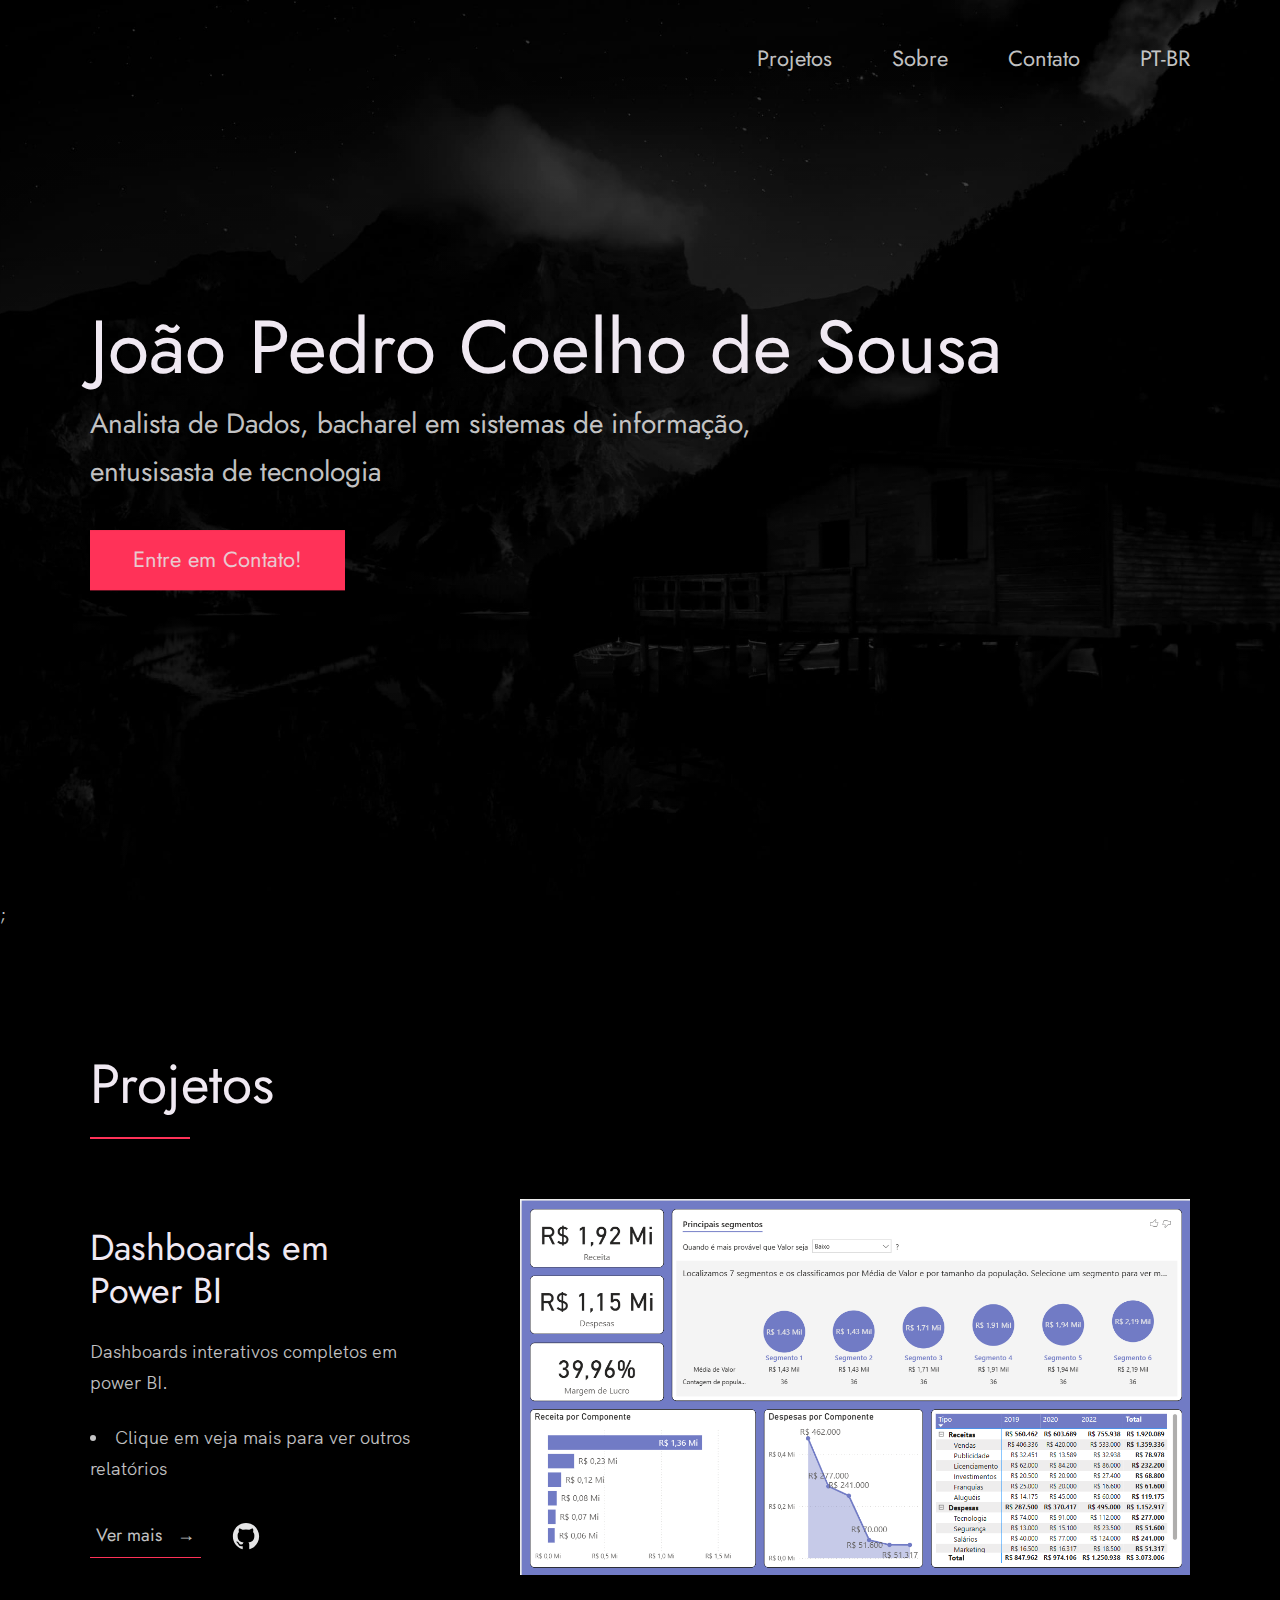
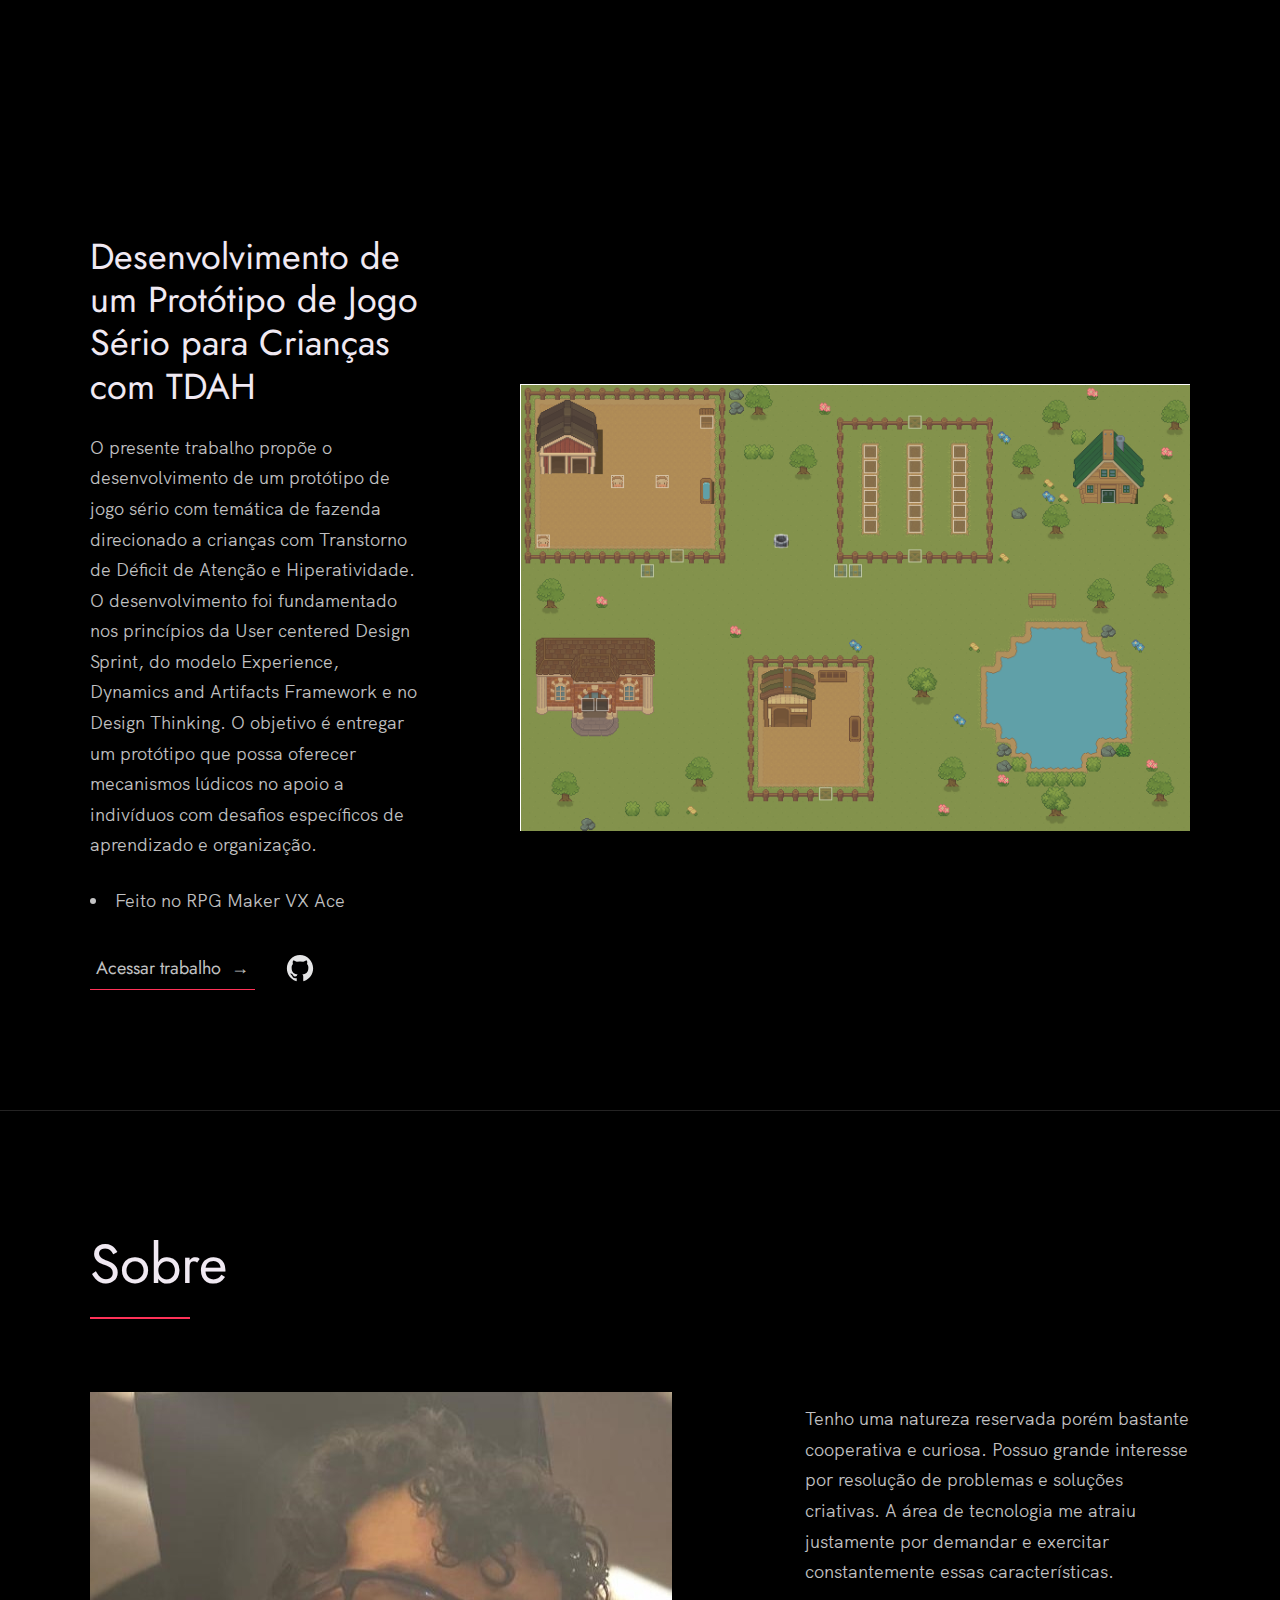
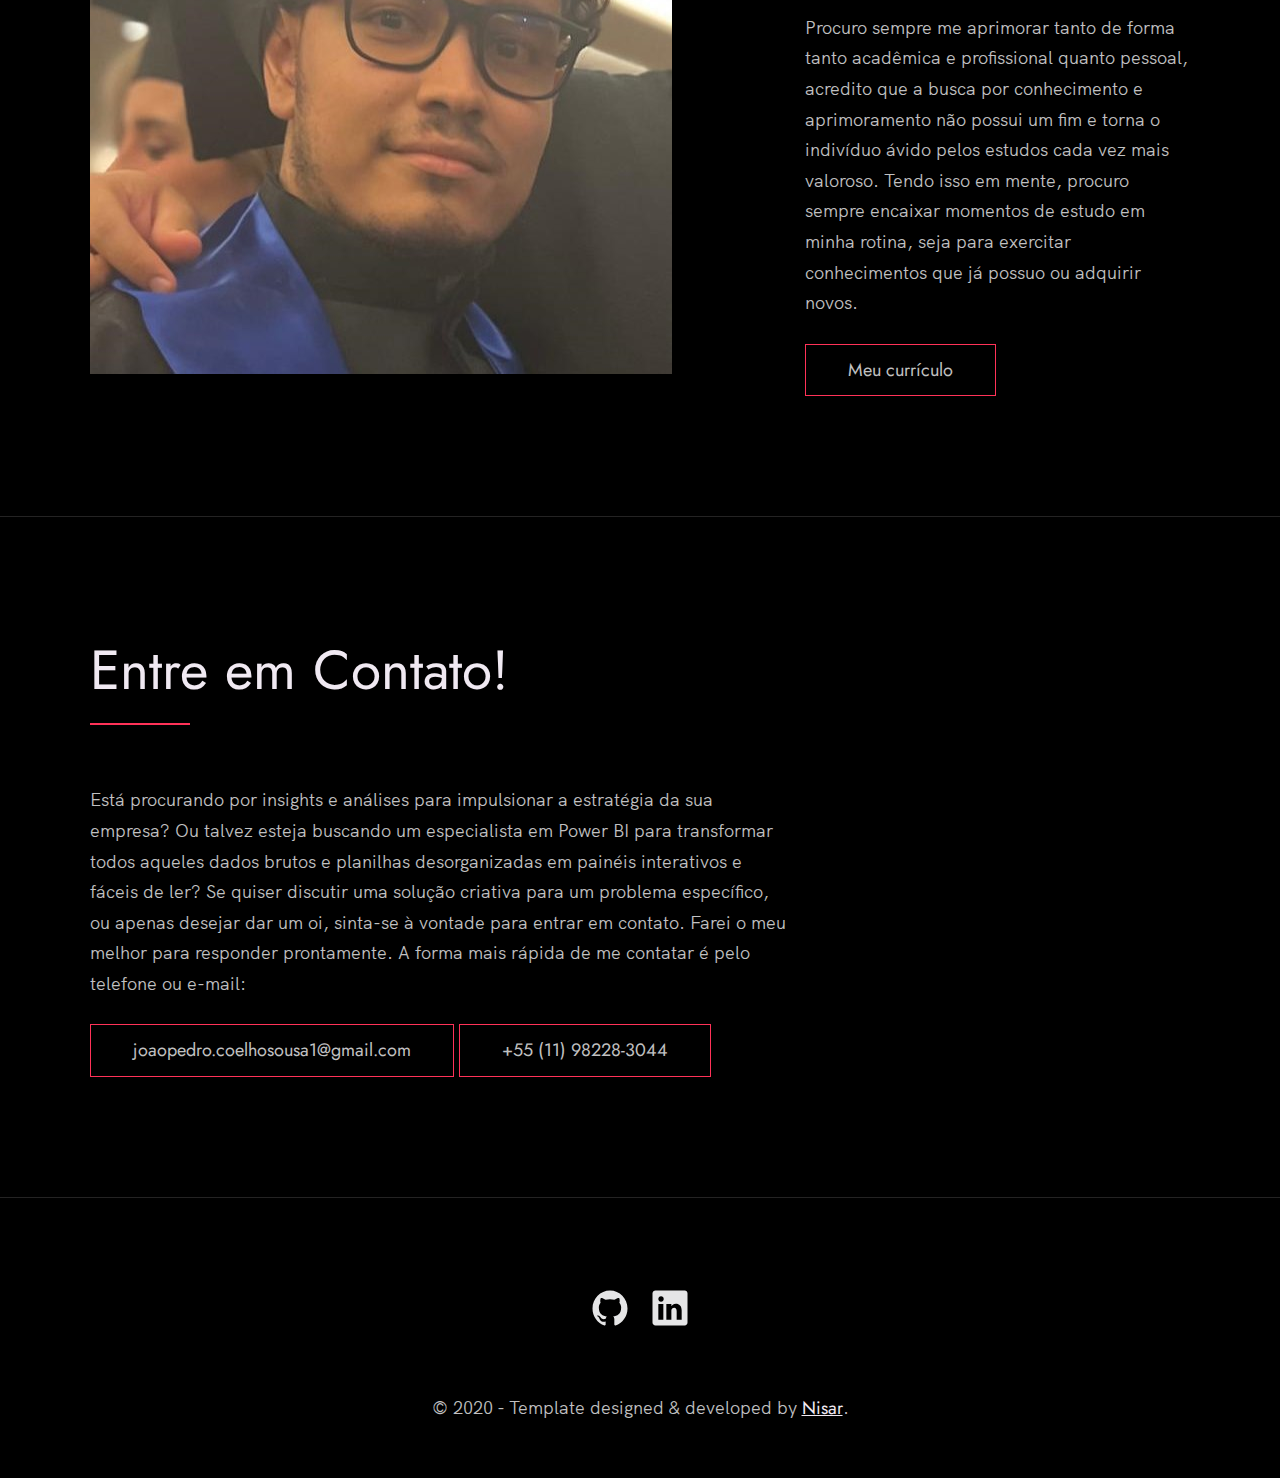
<file: index.html>
<!-- 
  Hello 😊.

  This template is designed and developed by Nisar Hassan Naqvi
  for anyone to use for free or customize the way they like.

  Github Repo: https://github.com/nisarhassan12/portfolio-template/
  My Website: https://nisar.dev

  For business & inquires, contact me => syednisarhassan12@gmail.com
-->

<!--
  Follow the instructions written in comments to create your stunning portfolio
-->

<!DOCTYPE html>
<html lang="en">

<head>
  <meta charset="UTF-8" />
  <meta name="viewport" content="width=device-width, initial-scale=1.0" />
  <link rel="shortcut icon" type="image/png" href="./images/favicon.png" />

  <!-- Put your site title here -->
  <title>
    João Pedro Coelho de Sousa | Analista de Dados, bacharel em sistemas de informação, entusisasta de tecnologia
  </title>

  <meta name="description" content="Add small description of yourslef.">
  <!-- Add some coding keywords below, Ex: (React, CSS etc) -->
  <meta name="keywords" content="Put your name, skills and some coding keywords" />
  <link rel="stylesheet" href="index.css" />
</head>

<body>

  <!-- ***** Header ***** -->

  <header class="header" role="banner" id="top">
    <div class="row">
      <nav class="nav" role="navigation">
        <ul class="nav__items">
          <li class="nav__item"><a href="#work" class="nav__link">Projetos</a></li>
          <li class="nav__item">
            <a href="#about" class="nav__link">Sobre</a>
          </li>
          <li class="nav__item">
            <a href="#contact" class="nav__link">Contato</a>
          </li>
          <li class="nav__item">
            <a href="./index(EN).html" class="nav__link">PT-BR</a>
          </li>
        </ul>
      </nav>
    </div>
    <div class="header__text-box row">
      <div class="header__text">
        <h1 class="heading-primary">
          <!-- Replace the following name with your name -->
          <span>João Pedro Coelho de Sousa</span>
        </h1>
        <!-- Put a small paragraph about yourself -->
        <p>Analista de Dados, bacharel em sistemas de informação, entusisasta de tecnologia</p>
        <a href="#contact" class="btn btn--pink">Entre em Contato!</a>
      </div>
    </div>
  </header>


;  <main role="main">

    <!-- ***** Work ***** -->

    <section class="work" id="work">
      <div class="row">
        <h2>Projetos</h2>
        <div class="work__boxes">

          <!-- Each div with the work__box class is a project. -->

          <div class="work__box">
            <div class="work__text">
              <h3>Dashboards em Power BI</h3>
              <p>
                Dashboards interativos completos em power BI.  
              </p>
              <ul class="work__list">
                <li>Clique em veja mais para ver outros relatórios</li>
              </ul>
              <div class="work__links">
                <a href="./PowerBI.html"_blank" class="link__text">
                  Ver mais <span>&rarr;</span>
                </a>
                <a href="https://github.com/nisarhassan12/portfolio" title="View Source Code" target="_blank">
                  <img src="./images/github.svg" class="work__code" alt="GitHub">
                </a>
              </div>
            </div>
            <div class="work__image-box">
               <img src="./images/Dashboard3.png" class="work__image" alt="project 1">
            </div>
          </div>
      
          <div class="work__box">
            <div class="work__text">
              <h3>Desenvolvimento de um Protótipo de Jogo Sério para Crianças com TDAH </h3>
              <p>
                O presente trabalho propõe o desenvolvimento de um protótipo 
                de jogo sério com temática de fazenda direcionado a crianças 
                com Transtorno de Déficit de Atenção e Hiperatividade. O 
                desenvolvimento foi fundamentado nos princípios da User 
                centered Design Sprint, do modelo Experience, Dynamics and 
                Artifacts Framework e no Design Thinking. O objetivo é entregar 
                um protótipo que possa oferecer mecanismos lúdicos no apoio a 
                indivíduos com desafios específicos de aprendizado e organização. 
              </p>
              <ul class="work__list">
                <li>Feito no RPG Maker VX Ace</li>
              </ul>
              <div class="work__links">
                <a href="https://sol.sbc.org.br/index.php/wetie/article/view/26437" class="link__text">
                   Acessar trabalho<span>&rarr;</span>
                </a>
                <a href="#">
                  <img src="./images/github.svg" class="work__code" title="View Source Code" alt="GitHub">
                </a>
              </div>
            </div>
            <div class="work__image-box">
              <img src="./images/fazenda.png" class="work__image" alt="Project 3" />
            </div>
          </div>
        </div>
      </div>
    </section>

    <!-- ***** About ***** -->

    <section class="about" id="about">
      <div class="row">
        <h2>Sobre</h2>
        <div class="about__content">
          <div class="about__text">
            <!-- Replace the below paragraph with info about yourself -->
            <p>
              Tenho uma natureza reservada porém bastante cooperativa e curiosa. Possuo grande interesse por resolução 
              de problemas e soluções criativas. A área de tecnologia me atraiu justamente por demandar e exercitar 
              constantemente essas características. 
            </p>
            <p>
              Procuro sempre me aprimorar tanto de forma tanto acadêmica e profissional quanto pessoal, acredito que a 
              busca por conhecimento e aprimoramento não possui um fim e torna o indivíduo ávido pelos estudos cada vez 
              mais valoroso. Tendo isso em mente, procuro sempre encaixar momentos de estudo em minha rotina, seja para 
              exercitar conhecimentos que já possuo ou adquirir novos.
            </p>
            <!-- Provide a link to your resume -->
            <a href="./Curriculo Joao Pedro Coelho de Sousa.pdf" class="btn">Meu currículo</a>
          </div>

          <div class="about__photo-container">
            <!-- Add a nice photo of yourself -->
            <img class="about__photo" src="./images/Joao.jpeg" alt="" />
          </div>
        </div>
      </div>
    </section>
  </main>

  <!-- ***** Contact ***** -->

  <section class="contact" id="contact">
    <div class="row">
      <h2>Entre em Contato!</h2>
      <div class="contact__info">
        <p>
          Está procurando por insights e análises para impulsionar a estratégia 
          da sua empresa? Ou talvez esteja buscando um especialista em Power BI 
          para transformar todos aqueles dados brutos e planilhas desorganizadas 
          em painéis interativos e fáceis de ler? Se quiser discutir uma solução 
          criativa para um problema específico, ou apenas desejar dar um oi, 
          sinta-se à vontade para entrar em contato. Farei o meu melhor para responder 
          prontamente. A forma mais rápida de me contatar é pelo telefone ou e-mail:
        </p>
        <!-- Replace the email with yours -->
        <a href="mailto:joaopedro.coelhosousa1@gmail.com" class="btn">joaopedro.coelhosousa1@gmail.com</a>
        <a href="https://wa.me/5511982283044" class="btn">+55 (11) 98228-3044</a>
      </div>
    </div>
  </section>

  <!-- ***** Footer ***** -->

  <footer role="contentinfo" class="footer">
    <div class="row">
      <!-- Update the links to point to your accounts -->
      <ul class="footer__social-links">
        <li class="footer__social-link-item">
          <a href="https://github.com/ZakisKuniklo" title="Link to Github Profile">
            <img src="./images/github.svg" class="footer__social-image" alt="Github">
          </a>
        </li>
        <li class="footer__social-link-item">
          <a href="https://www.linkedin.com/in/joão-pedro-coelho-de-sousa?utm_source=share_via&utm_content=profile&utm_medium=member_android">
            <img src="./images/linkedin.svg" title="Link to Linkedin Profile" class="footer__social-image" alt="Linkedin">
          </a>
        </li>
      </ul>

      <!-- If you give me some credit by keeping the below paragraph, will be huge for me 😊 Thanks. -->
      <p>
        &copy; 2020 - Template designed & developed by <a href="https://nisar.dev" class="link">Nisar</a>.
      </p>
    </div>
  </footer>

  <a href="#top" class="back-to-top" title="Back to Top">
    <img src="./images/arrow-up.svg" alt="Back to Top" class="back-to-top__image"/>
  </a>
  <script src="./index.js"></script>
</body>

</html>
</file>
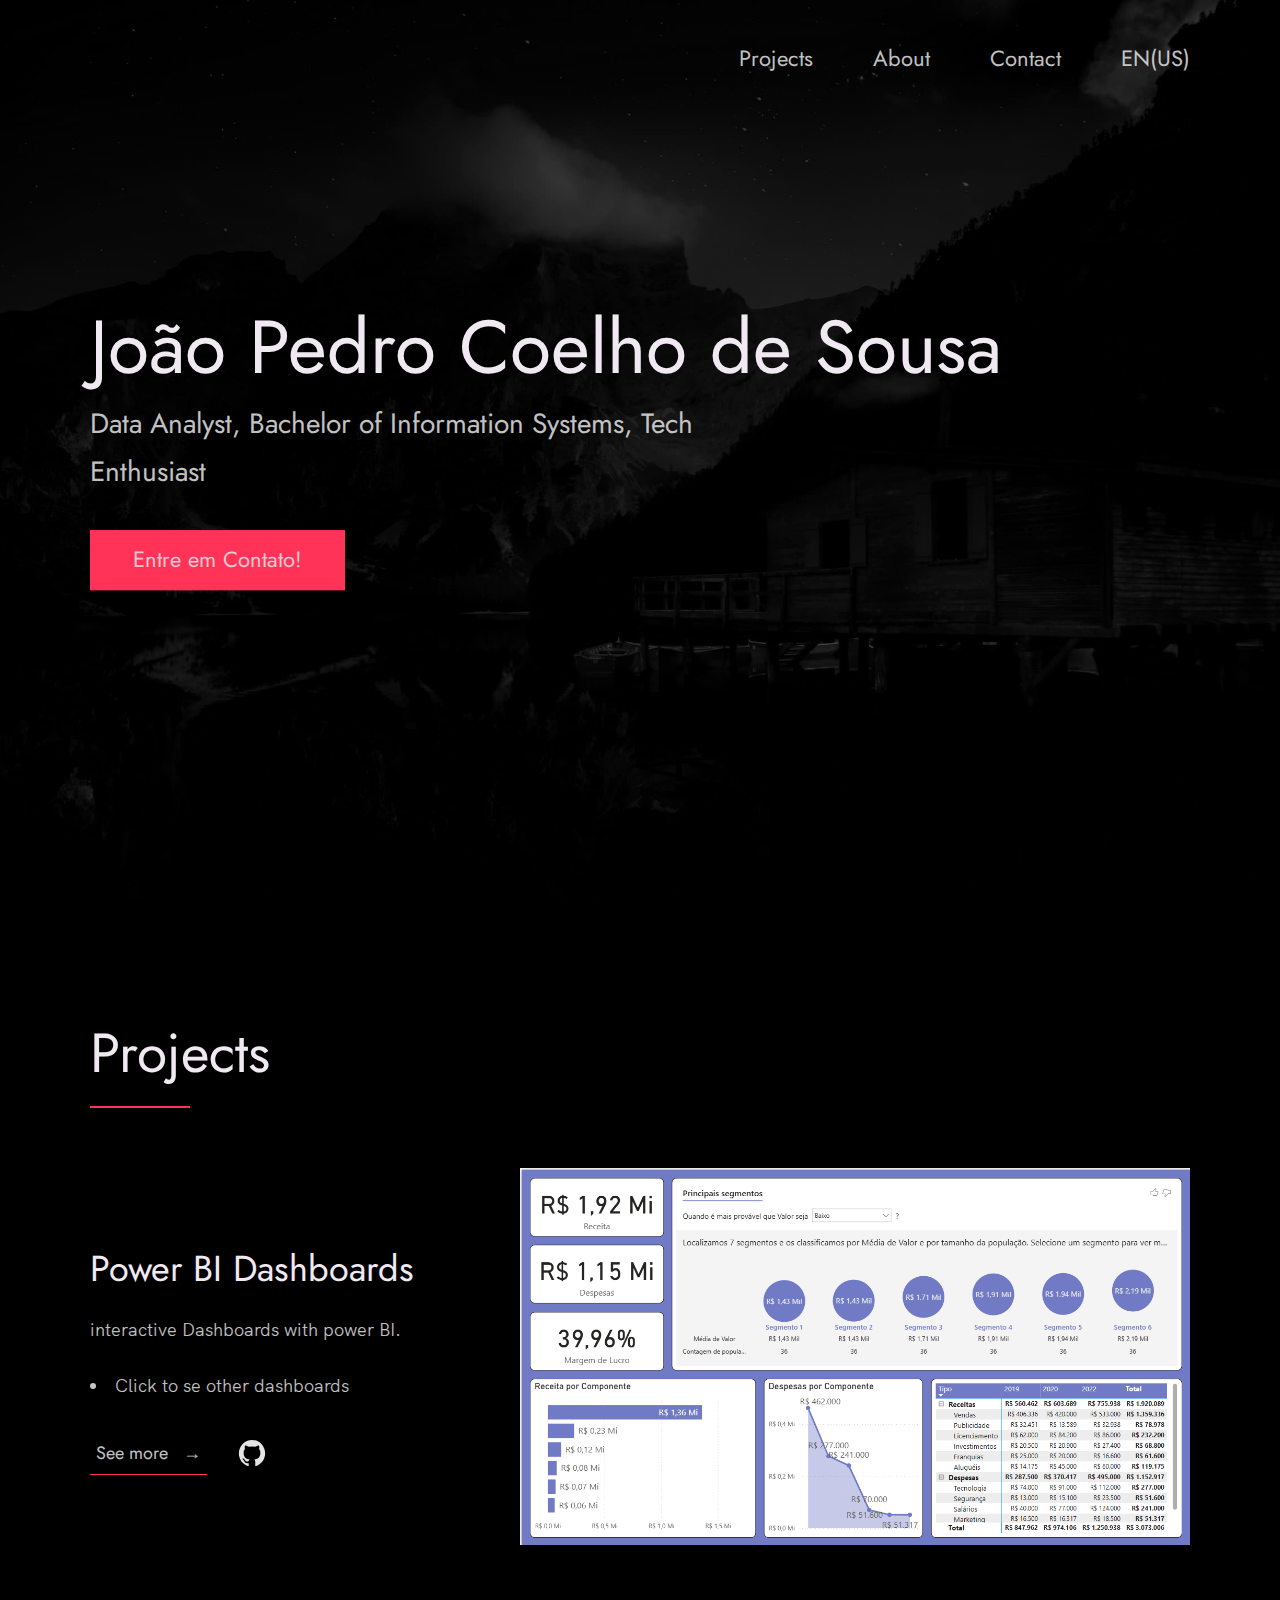
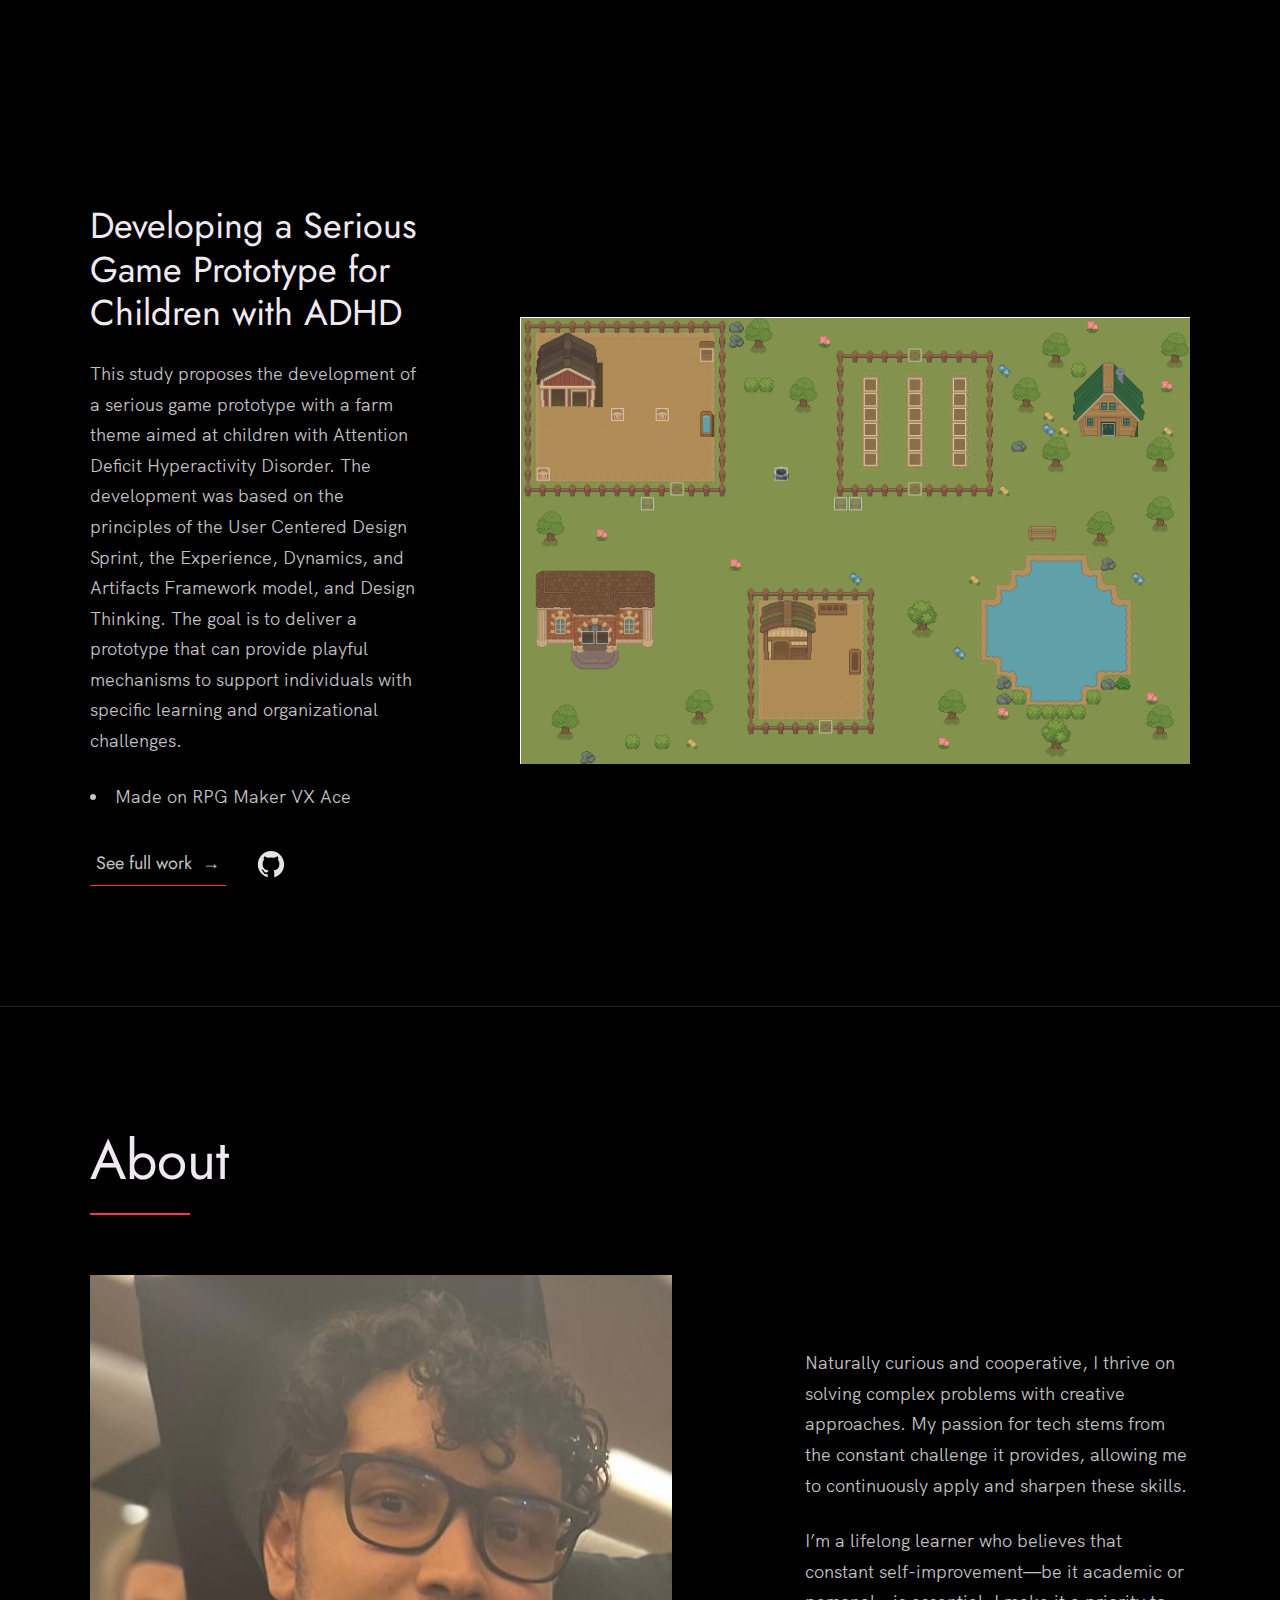
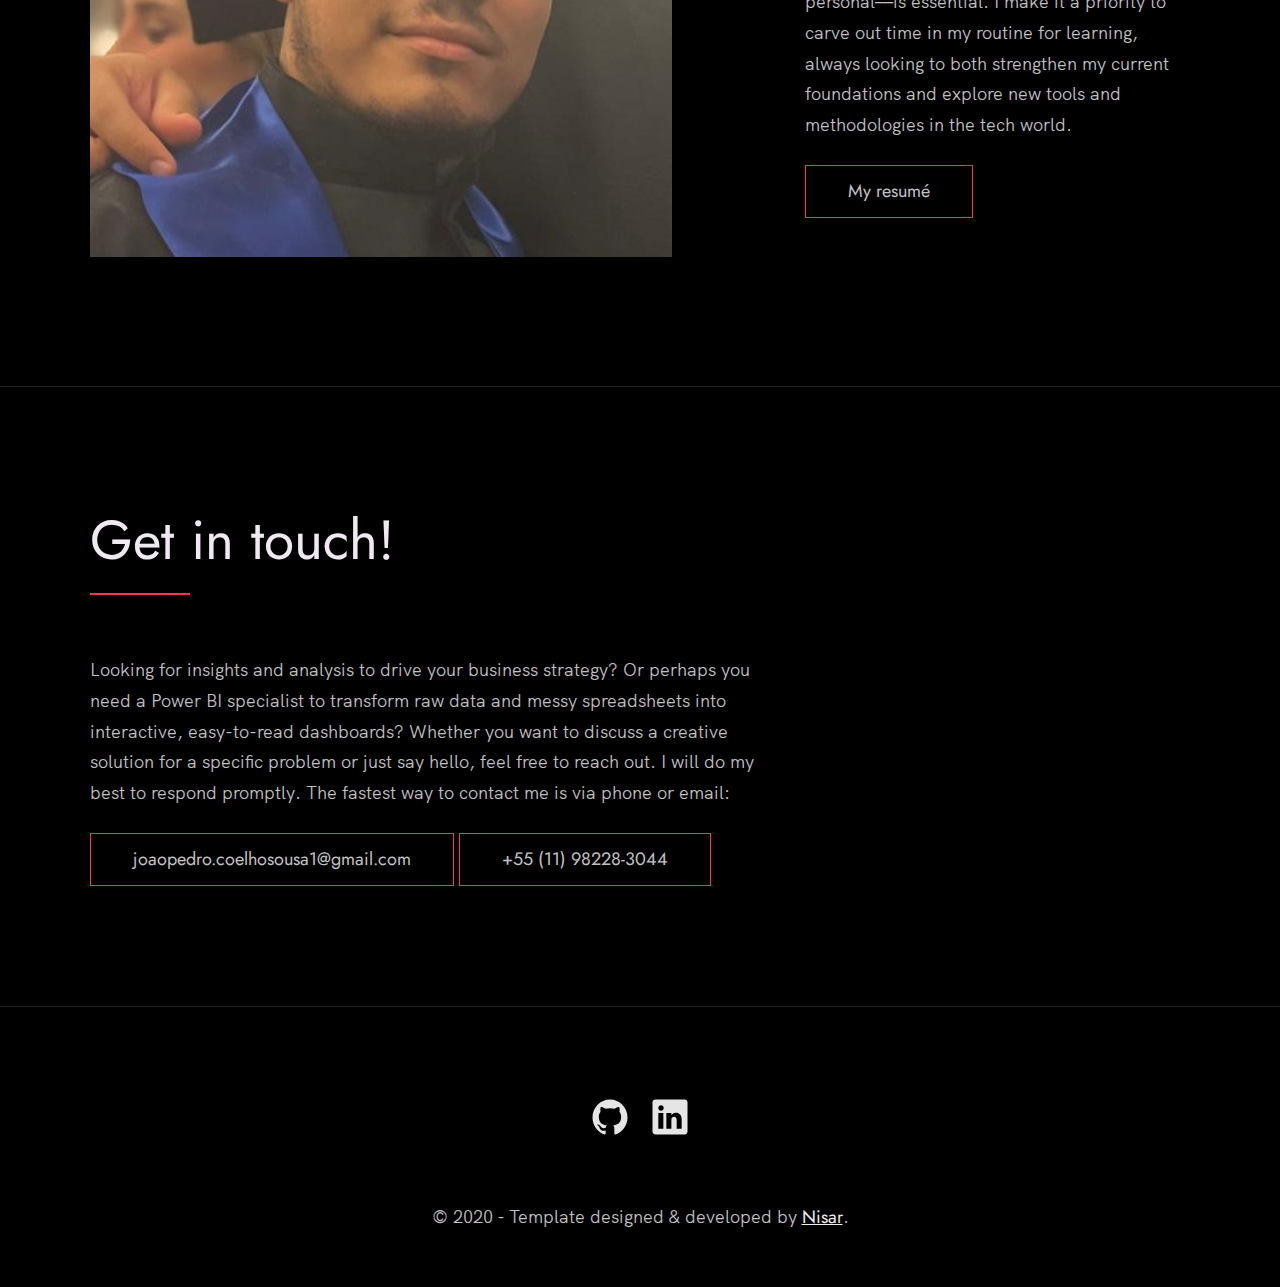
<file: index(EN).html>
<!-- 
  Hello 😊.

  This template is designed and developed by Nisar Hassan Naqvi
  for anyone to use for free or customize the way they like.

  Github Repo: https://github.com/nisarhassan12/portfolio-template/
  My Website: https://nisar.dev

  For business & inquires, contact me => syednisarhassan12@gmail.com
-->

<!--
  Follow the instructions written in comments to create your stunning portfolio
-->

<!DOCTYPE html>
<html lang="en">

<head>
  <meta charset="UTF-8" />
  <meta name="viewport" content="width=device-width, initial-scale=1.0" />
  <link rel="shortcut icon" type="image/png" href="./images/favicon.png" />

  <!-- Put your site title here -->
  <title>
    João Pedro Coelho de Sousa | Data Analyst, Bachelor of Information Systems, Tech Enthusiast
  </title>

  <meta name="description" content="Add small description of yourslef.">
  <!-- Add some coding keywords below, Ex: (React, CSS etc) -->
  <meta name="keywords" content="Put your name, skills and some coding keywords" />
  <link rel="stylesheet" href="index.css" />
</head>

<body>

  <!-- ***** Header ***** -->

  <header class="header" role="banner" id="top">
    <div class="row">
      <nav class="nav" role="navigation">
        <ul class="nav__items">
          <li class="nav__item"><a href="#work" class="nav__link">Projects</a></li>
          <li class="nav__item">
            <a href="#about" class="nav__link">About</a>
          </li>
          <li class="nav__item">
            <a href="#contact" class="nav__link">Contact</a>
          </li>
          <li class="nav__item">
            <a href="./index.html" class="nav__link">EN(US)</a>
          </li>
        </ul>
      </nav>
    </div>
    <div class="header__text-box row">
      <div class="header__text">
        <h1 class="heading-primary">
          <!-- Replace the following name with your name -->
          <span>João Pedro Coelho de Sousa</span>
        </h1>
        <!-- Put a small paragraph about yourself -->
        <p>Data Analyst, Bachelor of Information Systems, Tech Enthusiast</p>
        <a href="#contact" class="btn btn--pink">Entre em Contato!</a>
      </div>
    </div>
  </header>

  <main role="main">

    <!-- ***** Work ***** -->

    <section class="work" id="work">
      <div class="row">
        <h2>Projects</h2>
        <div class="work__boxes">

          <!-- Each div with the work__box class is a project. -->

          <div class="work__box">
            <div class="work__text">
              <h3>Power BI Dashboards</h3>
              <p>
                interactive Dashboards with power BI.  
              </p>
              <ul class="work__list">
                <li>Click to se other dashboards</li>
              </ul>
              <div class="work__links">
                <a href="./PowerBI.html"_blank" class="link__text">
                  See more <span>&rarr;</span>
                </a>
                <a href="https://github.com/nisarhassan12/portfolio" title="View Source Code" target="_blank">
                  <img src="./images/github.svg" class="work__code" alt="GitHub">
                </a>
              </div>
            </div>
            <div class="work__image-box">
               <img src="./images/Dashboard3.png" class="work__image" alt="project 1">
            </div>
          </div>
      
          <div class="work__box">
            <div class="work__text">
              <h3>Developing a Serious Game Prototype for Children with ADHD </h3>
              <p>
                This study proposes the development of a serious game prototype 
                with a farm theme aimed at children with Attention Deficit 
                Hyperactivity Disorder. The development was based on the principles 
                of the User Centered Design Sprint, the Experience, Dynamics, 
                and Artifacts Framework model, and Design Thinking. The goal is 
                to deliver a prototype that can provide playful mechanisms to 
                support individuals with specific learning and organizational challenges.  
              </p>
              <ul class="work__list">
                <li>Made on RPG Maker VX Ace</li>
              </ul>
              <div class="work__links">
                <a href="https://sol.sbc.org.br/index.php/wetie/article/view/26437" class="link__text">
                   See full work<span>&rarr;</span>
                </a>
                <a href="#">
                  <img src="./images/github.svg" class="work__code" title="View Source Code" alt="GitHub">
                </a>
              </div>
            </div>
            <div class="work__image-box">
              <img src="./images/fazenda.png" class="work__image" alt="Project 3" />
            </div>
          </div>
        </div>
      </div>
    </section>

    <!-- ***** About ***** -->

    <section class="about" id="about">
      <div class="row">
        <h2>About</h2>
        <div class="about__content">
          <div class="about__text">
            <!-- Replace the below paragraph with info about yourself -->
            <p>
              Naturally curious and cooperative, I thrive on solving complex problems with creative approaches. My 
              passion for tech stems from the constant challenge it provides, allowing me to continuously apply and 
              sharpen these skills.
            </p>
            <p>
              I’m a lifelong learner who believes that constant self-improvement—be it academic or personal—is essential. 
              I make it a priority to carve out time in my routine for learning, always looking to both strengthen my 
              current foundations and explore new tools and methodologies in the tech world.
            </p>
            <!-- Provide a link to your resume -->
            <a href="./Curriculo Joao Pedro Coelho de Sousa.pdf" class="btn">My resumé</a>
          </div>

          <div class="about__photo-container">
            <!-- Add a nice photo of yourself -->
            <img class="about__photo" src="./images/Joao.jpeg" alt="" />
          </div>
        </div>
      </div>
    </section>
  </main>

  <!-- ***** Contact ***** -->

  <section class="contact" id="contact">
    <div class="row">
      <h2>Get in touch!</h2>
      <div class="contact__info">
        <p>
          Looking for insights and analysis to drive your business strategy? 
          Or perhaps you need a Power BI specialist to transform raw data and 
          messy spreadsheets into interactive, easy-to-read dashboards? 
          Whether you want to discuss a creative solution for a specific 
          problem or just say hello, feel free to reach out. I will do my 
          best to respond promptly. The fastest way to contact me is via 
          phone or email:
        </p>
        <!-- Replace the email with yours -->
        <a href="mailto:joaopedro.coelhosousa1@gmail.com" class="btn">joaopedro.coelhosousa1@gmail.com</a>
        <a href="https://wa.me/5511982283044" class="btn">+55 (11) 98228-3044</a>
      </div>
    </div>
  </section>

  <!-- ***** Footer ***** -->

  <footer role="contentinfo" class="footer">
    <div class="row">
      <!-- Update the links to point to your accounts -->
      <ul class="footer__social-links">
        <li class="footer__social-link-item">
          <a href="https://github.com/ZakisKuniklo" title="Link to Github Profile">
            <img src="./images/github.svg" class="footer__social-image" alt="Github">
          </a>
        </li>
        <li class="footer__social-link-item">
          <a href="https://www.linkedin.com/in/joão-pedro-coelho-de-sousa?utm_source=share_via&utm_content=profile&utm_medium=member_android">
            <img src="./images/linkedin.svg" title="Link to Linkedin Profile" class="footer__social-image" alt="Linkedin">
          </a>
        </li>
      </ul>

      <!-- If you give me some credit by keeping the below paragraph, will be huge for me 😊 Thanks. -->
      <p>
        &copy; 2020 - Template designed & developed by <a href="https://nisar.dev" class="link">Nisar</a>.
      </p>
    </div>
  </footer>

  <a href="#top" class="back-to-top" title="Back to Top">
    <img src="./images/arrow-up.svg" alt="Back to Top" class="back-to-top__image"/>
  </a>
  <script src="./index.js"></script>
</body>

</html>
</file>
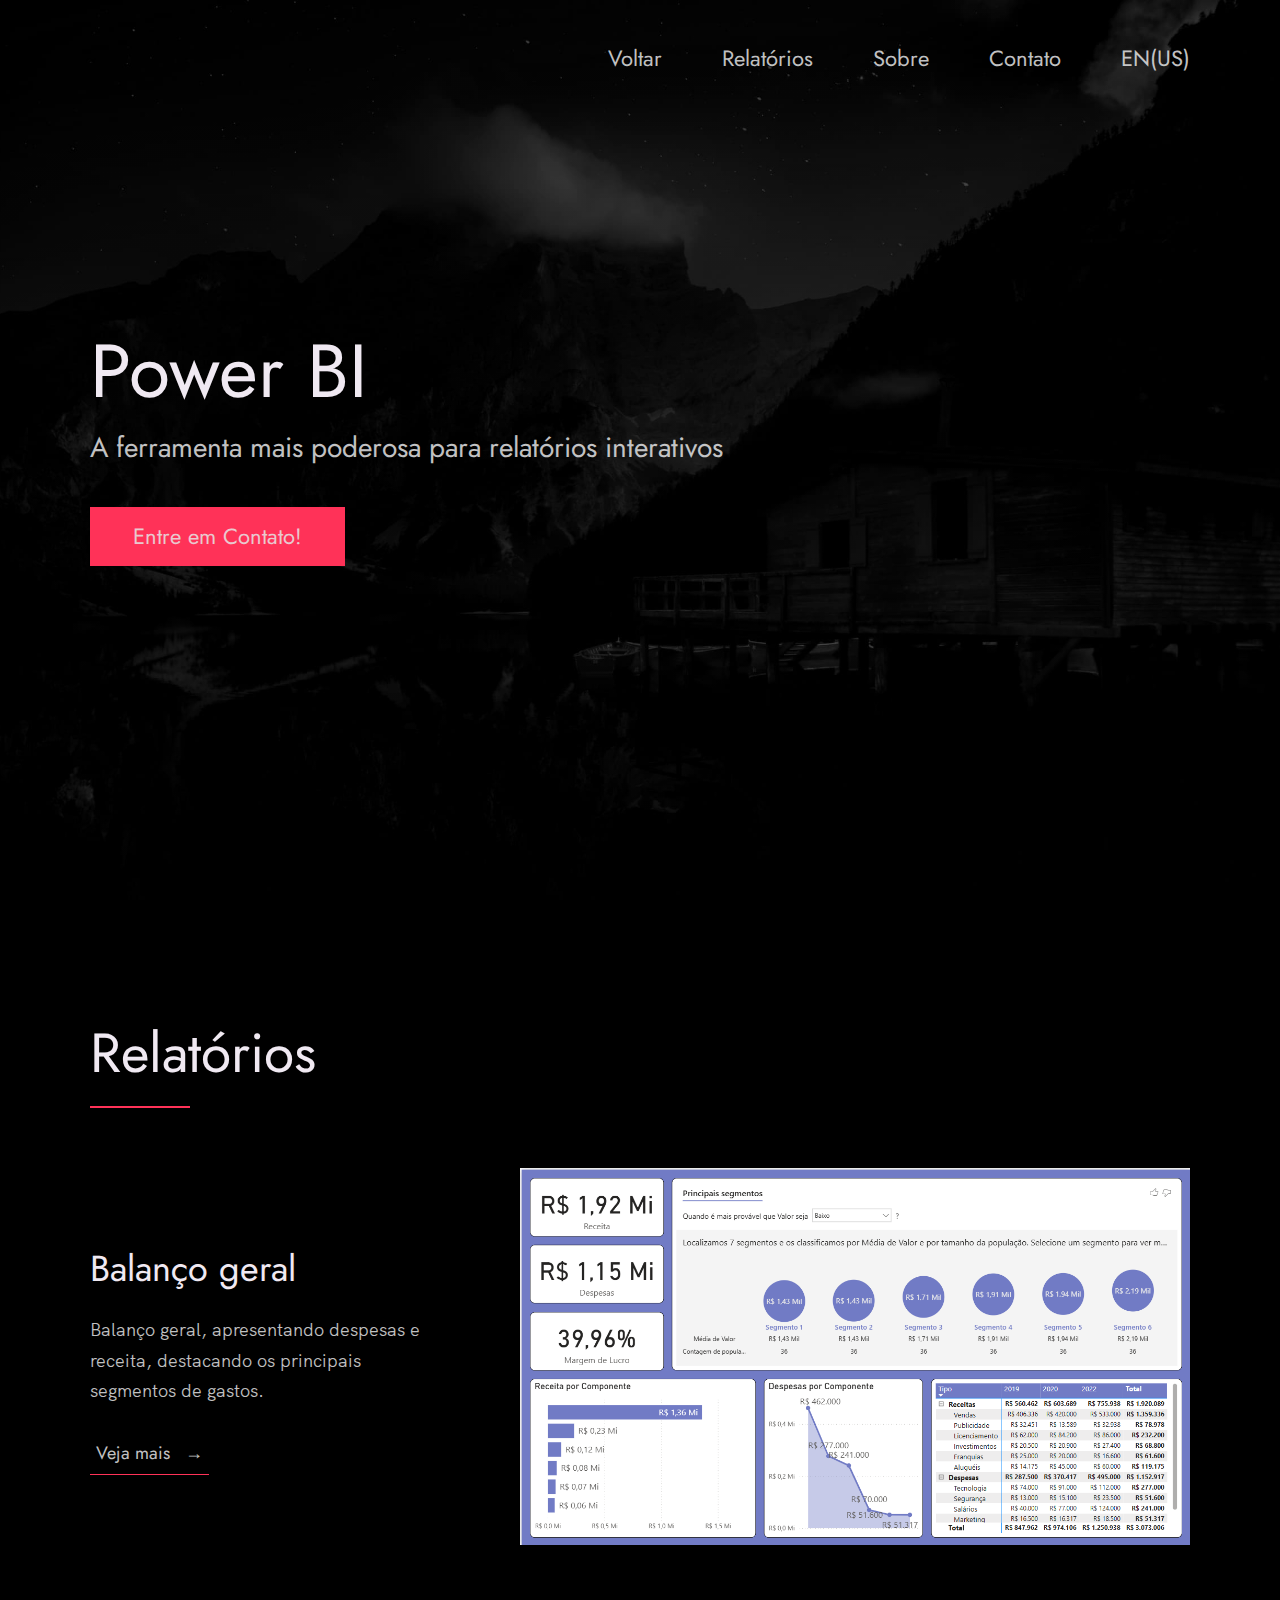
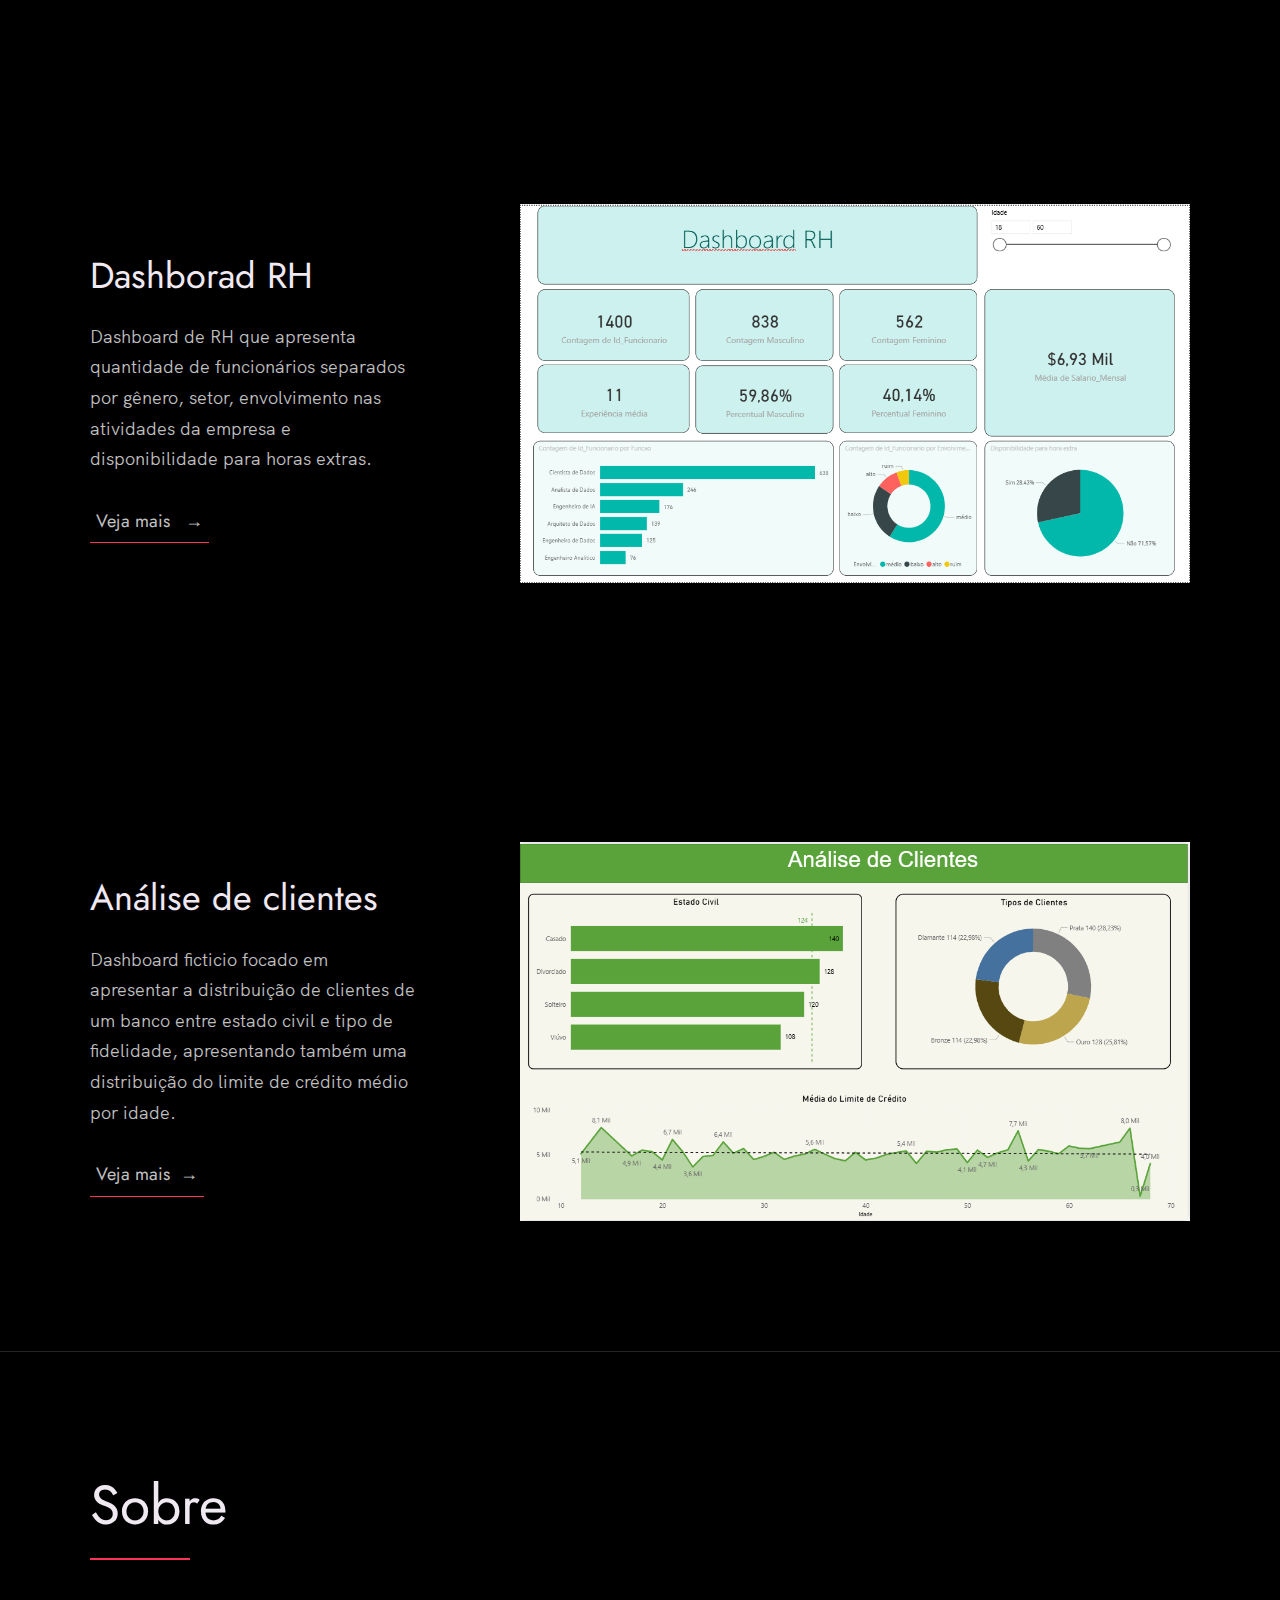
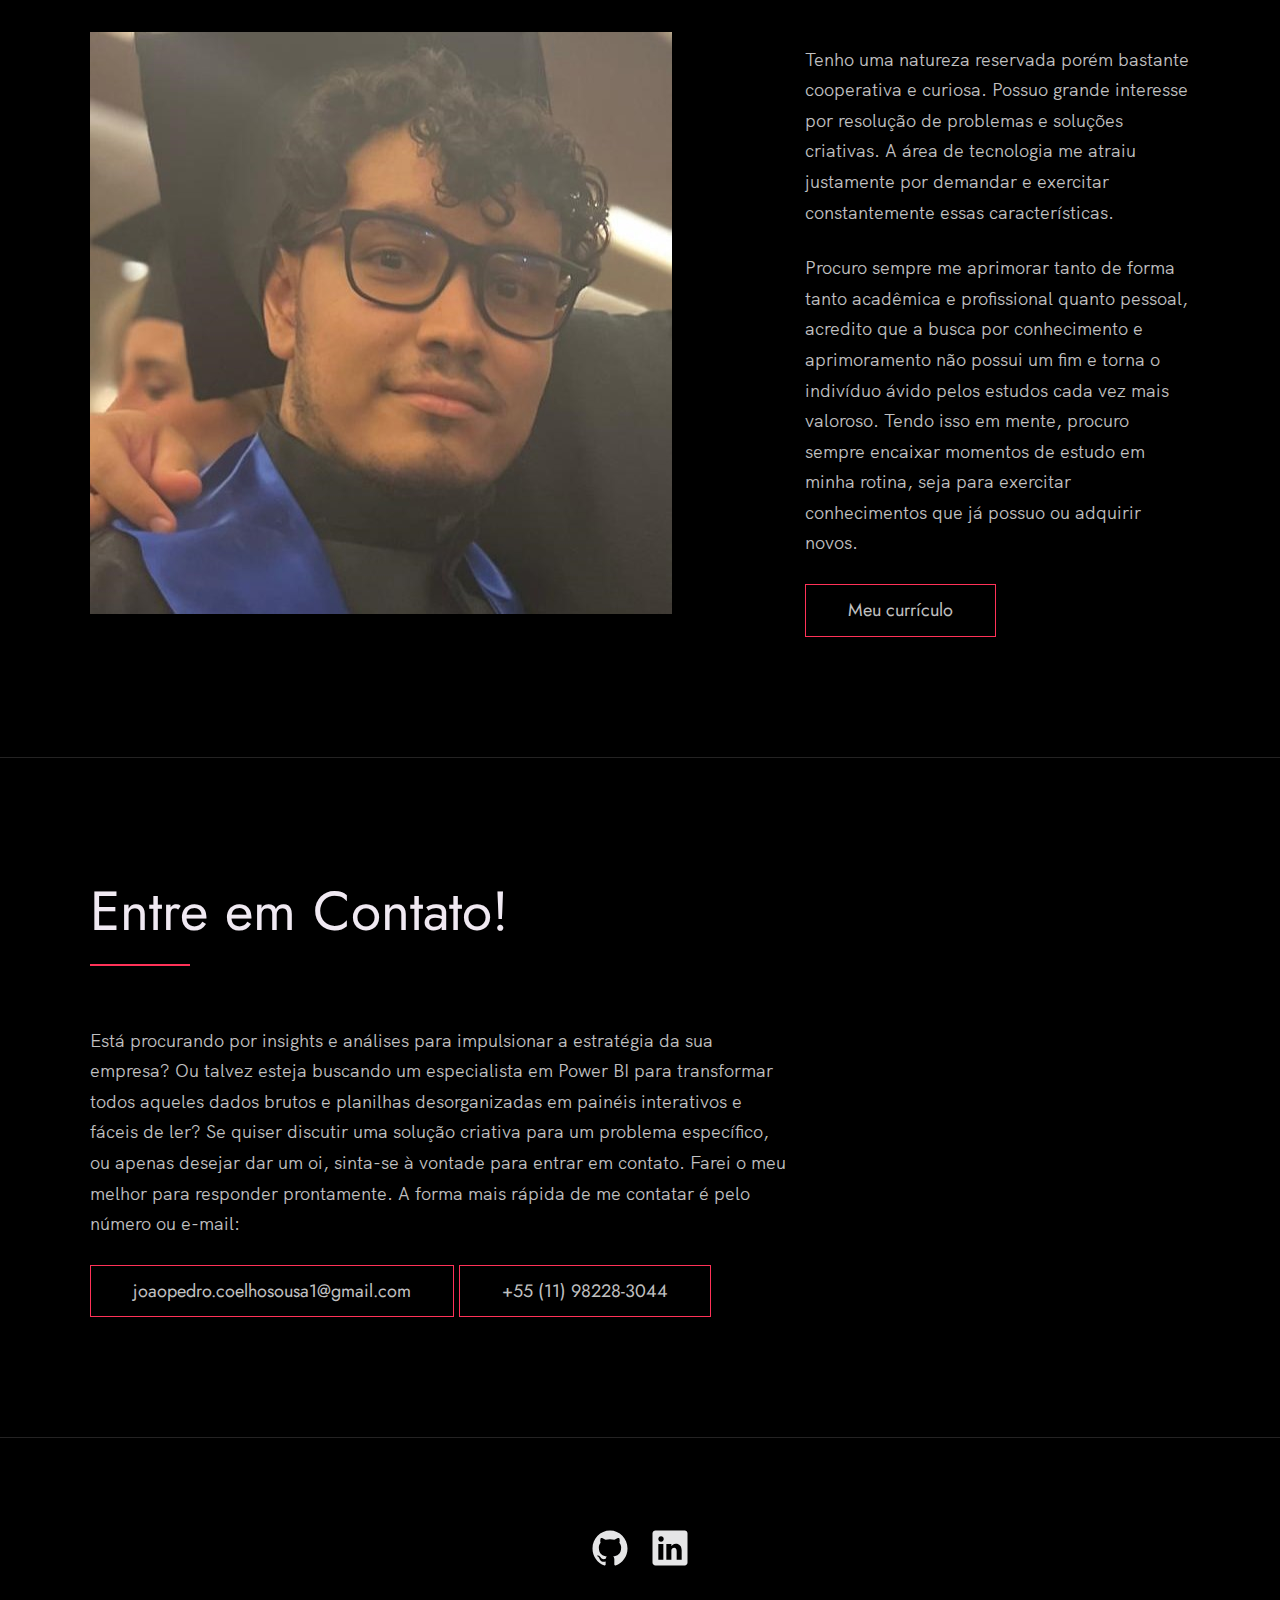
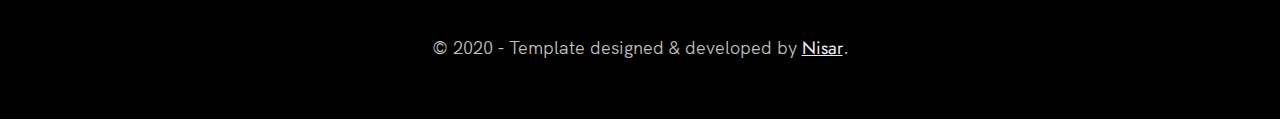
<file: PowerBI(EN).html>
<!-- 
  Hello 😊.

  This template is designed and developed by Nisar Hassan Naqvi
  for anyone to use for free or customize the way they like.

  Github Repo: https://github.com/nisarhassan12/portfolio-template/
  My Website: https://nisar.dev

  For business & inquires, contact me => syednisarhassan12@gmail.com
-->

<!--
  Follow the instructions written in comments to create your stunning portfolio
-->

<!DOCTYPE html>
<html lang="en">

<head>
  <meta charset="UTF-8" />
  <meta name="viewport" content="width=device-width, initial-scale=1.0" />
  <link rel="shortcut icon" type="image/png" href="./images/favicon.png" />

  <!-- Put your site title here -->
  <title>
   Power BI 
  </title>

  <meta name="description" content="Add small description of yourslef.">
  <!-- Add some coding keywords below, Ex: (React, CSS etc) -->
  <meta name="keywords" content="Put your name, skills and some coding keywords" />
  <link rel="stylesheet" href="index.css" />
</head>

<body>

  <!-- ***** Header ***** -->

  <header class="header" role="banner" id="top">
    <div class="row">
      <nav class="nav" role="navigation">
        <ul class="nav__items">
          <li class="nav__item">
            <a href="./index.html" class="nav__link">Voltar</a>
          </li>
          <li class="nav__item"><a href="#work" class="nav__link">Relatórios</a></li>
          <li class="nav__item">
            <a href="#about" class="nav__link">Sobre</a>
          </li>
          <li class="nav__item">
            <a href="#contact" class="nav__link">Contato</a>
          </li>
          <li class="nav__item">
            <a href="./PowerBI.html" class="nav__link">EN(US)</a>
          </li>
        </ul>
      </nav>
    </div>
    <div class="header__text-box row">
      <div class="header__text">
        <h1 class="heading-primary">
          <!-- Replace the following name with your name -->
          <span>Power BI</span>
        </h1>
        <!-- Put a small paragraph about yourself -->
        <p>A ferramenta mais poderosa para relatórios interativos</p>
        <a href="#contact" class="btn btn--pink">Entre em Contato!</a>
      </div>
    </div>
  </header>

  <main role="main">

    <!-- ***** Work ***** -->

    <section class="work" id="work">
      <div class="row">
        <h2>Relatórios</h2>
        <div class="work__boxes">

          <!-- Each div with the work__box class is a project. -->

          <div class="work__box">
            <div class="work__text">
              <h3> Balanço geral</h3>
              <p>
                Balanço geral, apresentando despesas e receita, destacando os principais segmentos de gastos.
              </p>
              <div class="work__links">
                <a href="" target="_blank" class="link__text">
                  Veja mais <span>&rarr;</span>
                </a>
               </div>
            </div>
            <div class="work__image-box">
              <img src="./images/Dashboard3.png" class="work__image" alt="Project 1" />
            </div>
          </div>

          <div class="work__box">
            <div class="work__text">
              <h3>Dashborad RH</h3>
              <p>
                  Dashboard de RH que apresenta quantidade de funcionários separados 
                  por gênero, setor, envolvimento nas atividades da empresa e 
                  disponibilidade para horas extras.
              </p>
              <div class="work__links">
                <a href="#" class="link__text">
                  Veja mais <span>&rarr;</span>
                </a>
              </div>
            </div>
            <div class="work__image-box">
              <img src="./images/Dashboard2.png" class="work__image" alt="Project 1" />
            </div>
          </div>

          <div class="work__box">
            <div class="work__text">
              <h3>Análise de clientes</h3>
              <p>
                  Dashboard ficticio focado em apresentar a distribuição de clientes de um banco entre estado civil
                  e tipo de fidelidade, apresentando também uma distribuição do limite de crédito médio por idade.
              </p>
              <div class="work__links">
                <a href="#" class="link__text">
                  Veja mais<span>&rarr;</span>
                </a>
              </div>
            </div>
            <div class="work__image-box">
              <img src="./images/Dashboard1.png" class="work__image" alt="Project 3" />
            </div>
          </div>
        </div>
      </div>
    </section>

    <!-- ***** About ***** -->

    <section class="about" id="about">
      <div class="row">
        <h2>Sobre</h2>
        <div class="about__content">
          <div class="about__text">
            <!-- Replace the below paragraph with info about yourself -->
            <p>
              Tenho uma natureza reservada porém bastante cooperativa e curiosa. Possuo grande interesse por resolução 
              de problemas e soluções criativas. A área de tecnologia me atraiu justamente por demandar e exercitar 
              constantemente essas características. 
            </p>
            <p>
              Procuro sempre me aprimorar tanto de forma tanto acadêmica e profissional quanto pessoal, acredito que a 
              busca por conhecimento e aprimoramento não possui um fim e torna o indivíduo ávido pelos estudos cada vez 
              mais valoroso. Tendo isso em mente, procuro sempre encaixar momentos de estudo em minha rotina, seja para 
              exercitar conhecimentos que já possuo ou adquirir novos.
            </p>
            <!-- Provide a link to your resume -->
            <a href="./Curriculo Joao Pedro Coelho de Sousa.pdf" class="btn">Meu currículo</a>
          </div>

          <div class="about__photo-container">
            <!-- Add a nice photo of yourself -->
            <img class="about__photo" src="./images/Joao.jpeg" alt="" />
          </div>
        </div>
      </div>
    </section>
  </main>

  <!-- ***** Contact ***** -->

  <section class="contact" id="contact">
    <div class="row">
      <h2>Entre em Contato!</h2>
      <div class="contact__info">
        <p>
          Está procurando por insights e análises para impulsionar a estratégia 
          da sua empresa? Ou talvez esteja buscando um especialista em Power BI 
          para transformar todos aqueles dados brutos e planilhas desorganizadas 
          em painéis interativos e fáceis de ler? Se quiser discutir uma solução 
          criativa para um problema específico, ou apenas desejar dar um oi, 
          sinta-se à vontade para entrar em contato. Farei o meu melhor para responder 
          prontamente. A forma mais rápida de me contatar é pelo número ou e-mail:
        </p>
        <!-- Replace the email with yours -->
        <a href="mailto:joaopedro.coelhosousa1@gmail.com" class="btn">joaopedro.coelhosousa1@gmail.com</a>
        <a href="https://wa.me/5511982283044" class="btn">+55 (11) 98228-3044</a>
      </div>
    </div>
  </section>

  <!-- ***** Footer ***** -->

  <footer role="contentinfo" class="footer">
    <div class="row">
      <!-- Update the links to point to your accounts -->
      <ul class="footer__social-links">
        <li class="footer__social-link-item">
          <a href="https://github.com/ZakisKuniklo" title="Link to Github Profile">
            <img src="./images/github.svg" class="footer__social-image" alt="Github">
          </a>
        </li>
        <li class="footer__social-link-item">
          <a href="https://www.linkedin.com/in/joão-pedro-coelho-de-sousa?utm_source=share_via&utm_content=profile&utm_medium=member_android">
            <img src="./images/linkedin.svg" title="Link to Linkedin Profile" class="footer__social-image" alt="Linkedin">
          </a>
        </li>
      </ul>

      <!-- If you give me some credit by keeping the below paragraph, will be huge for me 😊 Thanks. -->
      <p>
        &copy; 2020 - Template designed & developed by <a href="https://nisar.dev" class="link">Nisar</a>.
      </p>
    </div>
  </footer>

  <a href="#top" class="back-to-top" title="Back to Top">
    <img src="./images/arrow-up.svg" alt="Back to Top" class="back-to-top__image"/>
  </a>
  <script src="./index.js"></script>
</body>

</html>
</file>
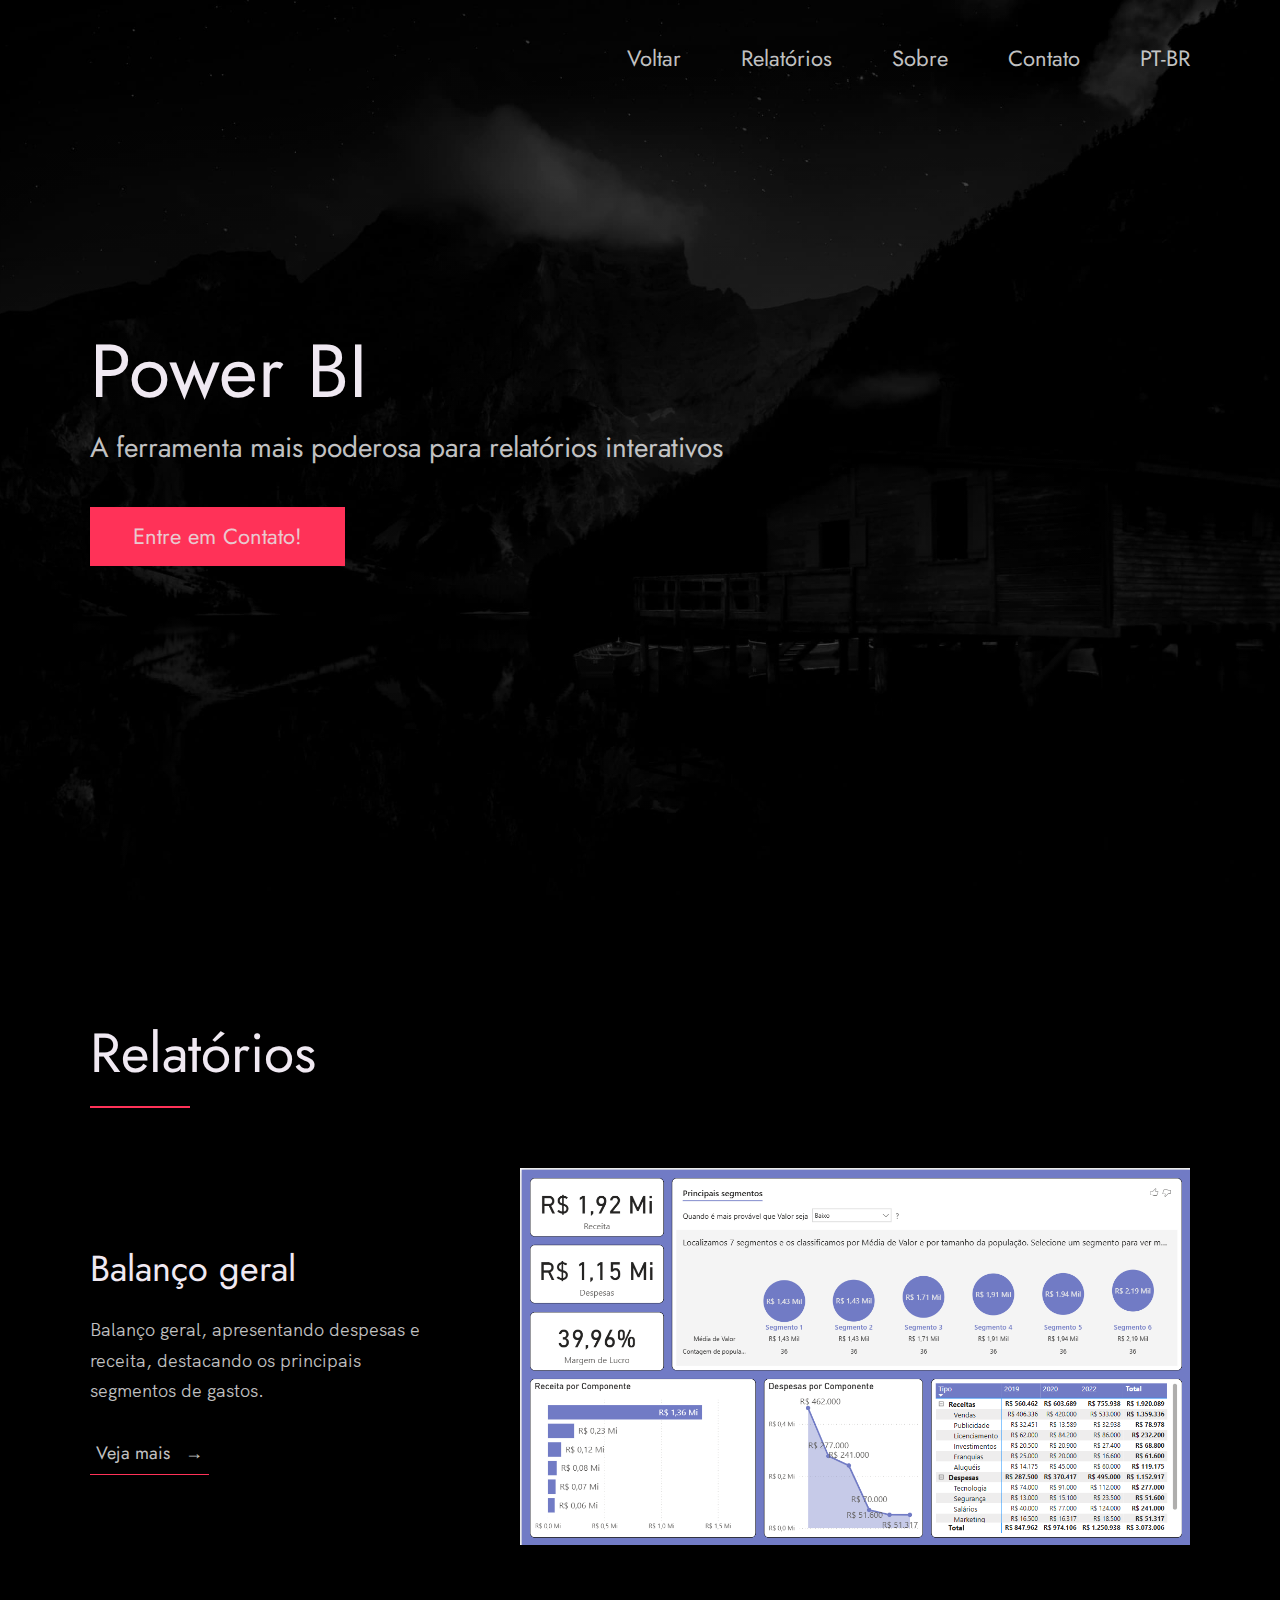
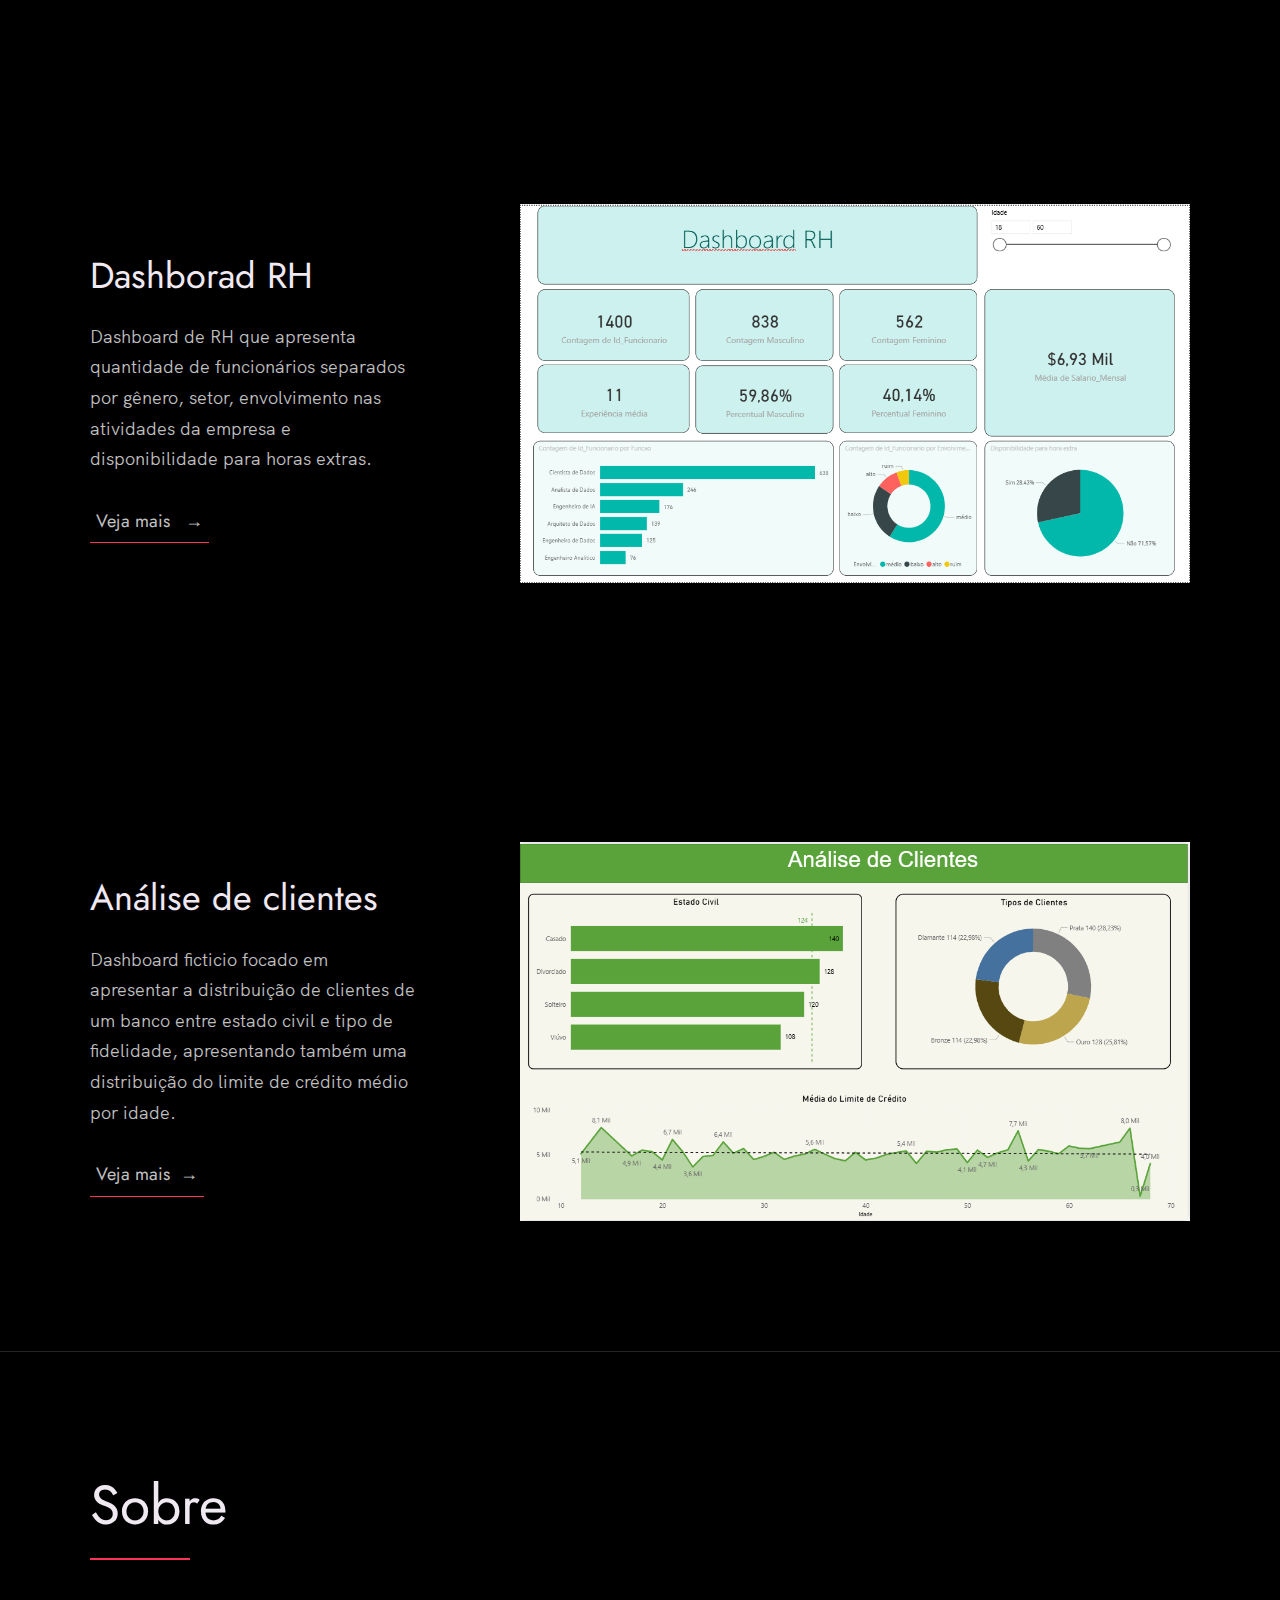
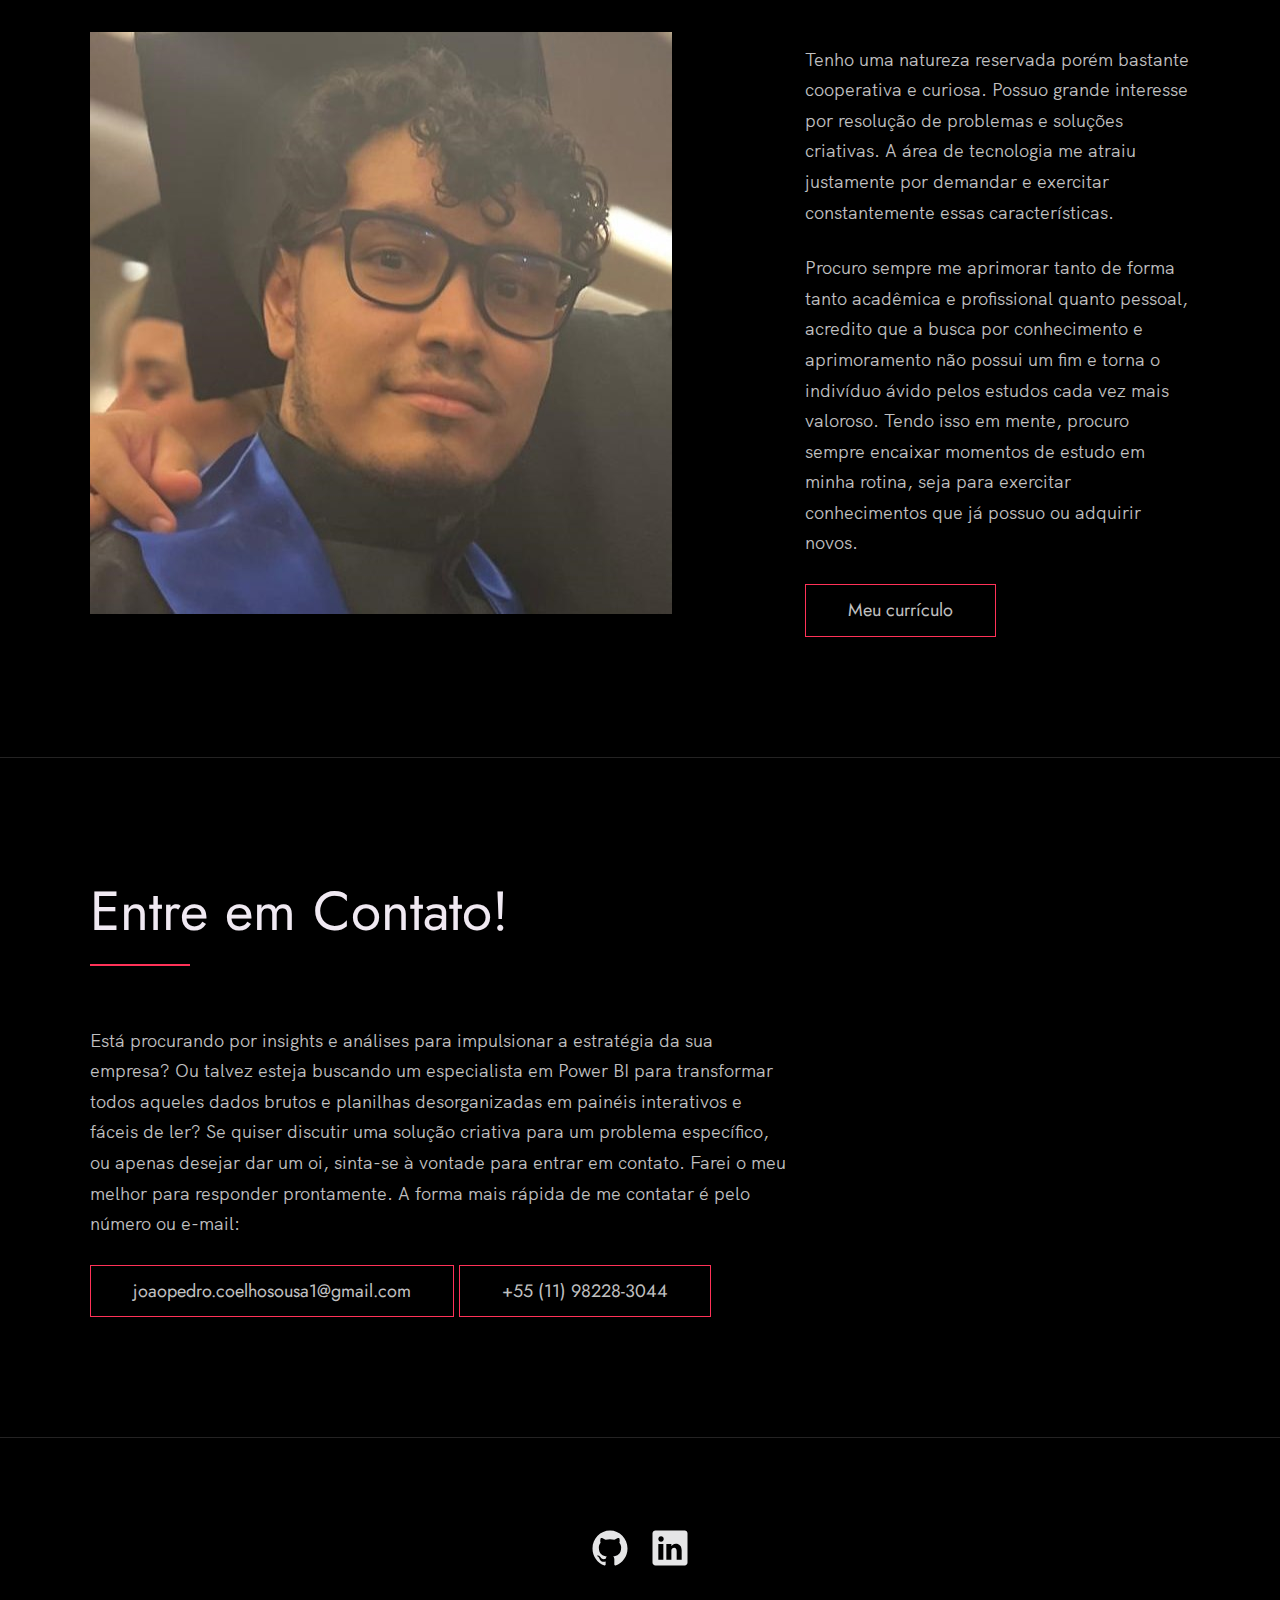
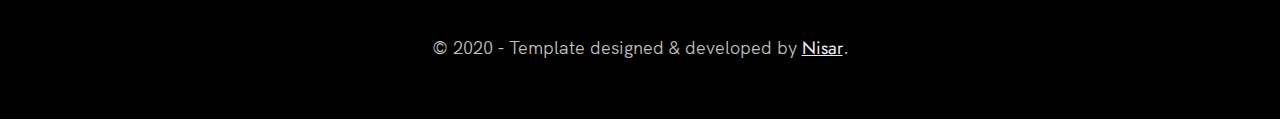
<file: PowerBI.html>
<!-- 
  Hello 😊.

  This template is designed and developed by Nisar Hassan Naqvi
  for anyone to use for free or customize the way they like.

  Github Repo: https://github.com/nisarhassan12/portfolio-template/
  My Website: https://nisar.dev

  For business & inquires, contact me => syednisarhassan12@gmail.com
-->

<!--
  Follow the instructions written in comments to create your stunning portfolio
-->

<!DOCTYPE html>
<html lang="en">

<head>
  <meta charset="UTF-8" />
  <meta name="viewport" content="width=device-width, initial-scale=1.0" />
  <link rel="shortcut icon" type="image/png" href="./images/favicon.png" />

  <!-- Put your site title here -->
  <title>
   Power BI 
  </title>

  <meta name="description" content="Add small description of yourslef.">
  <!-- Add some coding keywords below, Ex: (React, CSS etc) -->
  <meta name="keywords" content="Put your name, skills and some coding keywords" />
  <link rel="stylesheet" href="index.css" />
</head>

<body>

  <!-- ***** Header ***** -->

  <header class="header" role="banner" id="top">
    <div class="row">
      <nav class="nav" role="navigation">
        <ul class="nav__items">
          <li class="nav__item">
            <a href="./index.html" class="nav__link">Voltar</a>
          </li>
          <li class="nav__item"><a href="#work" class="nav__link">Relatórios</a></li>
          <li class="nav__item">
            <a href="#about" class="nav__link">Sobre</a>
          </li>
          <li class="nav__item">
            <a href="#contact" class="nav__link">Contato</a>
          </li>
          <li class="nav__item">
            <a href="./PowerBI(EN).html" class="nav__link">PT-BR</a>
          </li>
        </ul>
      </nav>
    </div>
    <div class="header__text-box row">
      <div class="header__text">
        <h1 class="heading-primary">
          <!-- Replace the following name with your name -->
          <span>Power BI</span>
        </h1>
        <!-- Put a small paragraph about yourself -->
        <p>A ferramenta mais poderosa para relatórios interativos</p>
        <a href="#contact" class="btn btn--pink">Entre em Contato!</a>
      </div>
    </div>
  </header>

  <main role="main">

    <!-- ***** Work ***** -->

    <section class="work" id="work">
      <div class="row">
        <h2>Relatórios</h2>
        <div class="work__boxes">

          <!-- Each div with the work__box class is a project. -->

          <div class="work__box">
            <div class="work__text">
              <h3> Balanço geral</h3>
              <p>
                Balanço geral, apresentando despesas e receita, destacando os principais segmentos de gastos.
              </p>
              <div class="work__links">
                <a href="" target="_blank" class="link__text">
                  Veja mais <span>&rarr;</span>
                </a>
               </div>
            </div>
            <div class="work__image-box">
              <img src="./images/Dashboard3.png" class="work__image" alt="Project 1" />
            </div>
          </div>

          <div class="work__box">
            <div class="work__text">
              <h3>Dashborad RH</h3>
              <p>
                  Dashboard de RH que apresenta quantidade de funcionários separados 
                  por gênero, setor, envolvimento nas atividades da empresa e 
                  disponibilidade para horas extras.
              </p>
              <div class="work__links">
                <a href="#" class="link__text">
                  Veja mais <span>&rarr;</span>
                </a>
              </div>
            </div>
            <div class="work__image-box">
              <img src="./images/Dashboard2.png" class="work__image" alt="Project 1" />
            </div>
          </div>

          <div class="work__box">
            <div class="work__text">
              <h3>Análise de clientes</h3>
              <p>
                  Dashboard ficticio focado em apresentar a distribuição de clientes de um banco entre estado civil
                  e tipo de fidelidade, apresentando também uma distribuição do limite de crédito médio por idade.
              </p>
              <div class="work__links">
                <a href="#" class="link__text">
                  Veja mais<span>&rarr;</span>
                </a>
              </div>
            </div>
            <div class="work__image-box">
              <img src="./images/Dashboard1.png" class="work__image" alt="Project 3" />
            </div>
          </div>
        </div>
      </div>
    </section>

    <!-- ***** About ***** -->

    <section class="about" id="about">
      <div class="row">
        <h2>Sobre</h2>
        <div class="about__content">
          <div class="about__text">
            <!-- Replace the below paragraph with info about yourself -->
            <p>
              Tenho uma natureza reservada porém bastante cooperativa e curiosa. Possuo grande interesse por resolução 
              de problemas e soluções criativas. A área de tecnologia me atraiu justamente por demandar e exercitar 
              constantemente essas características. 
            </p>
            <p>
              Procuro sempre me aprimorar tanto de forma tanto acadêmica e profissional quanto pessoal, acredito que a 
              busca por conhecimento e aprimoramento não possui um fim e torna o indivíduo ávido pelos estudos cada vez 
              mais valoroso. Tendo isso em mente, procuro sempre encaixar momentos de estudo em minha rotina, seja para 
              exercitar conhecimentos que já possuo ou adquirir novos.
            </p>
            <!-- Provide a link to your resume -->
            <a href="./Curriculo Joao Pedro Coelho de Sousa.pdf" class="btn">Meu currículo</a>
          </div>

          <div class="about__photo-container">
            <!-- Add a nice photo of yourself -->
            <img class="about__photo" src="./images/Joao.jpeg" alt="" />
          </div>
        </div>
      </div>
    </section>
  </main>

  <!-- ***** Contact ***** -->

  <section class="contact" id="contact">
    <div class="row">
      <h2>Entre em Contato!</h2>
      <div class="contact__info">
        <p>
          Está procurando por insights e análises para impulsionar a estratégia 
          da sua empresa? Ou talvez esteja buscando um especialista em Power BI 
          para transformar todos aqueles dados brutos e planilhas desorganizadas 
          em painéis interativos e fáceis de ler? Se quiser discutir uma solução 
          criativa para um problema específico, ou apenas desejar dar um oi, 
          sinta-se à vontade para entrar em contato. Farei o meu melhor para responder 
          prontamente. A forma mais rápida de me contatar é pelo número ou e-mail:
        </p>
        <!-- Replace the email with yours -->
        <a href="mailto:joaopedro.coelhosousa1@gmail.com" class="btn">joaopedro.coelhosousa1@gmail.com</a>
        <a href="https://wa.me/5511982283044" class="btn">+55 (11) 98228-3044</a>
      </div>
    </div>
  </section>

  <!-- ***** Footer ***** -->

  <footer role="contentinfo" class="footer">
    <div class="row">
      <!-- Update the links to point to your accounts -->
      <ul class="footer__social-links">
        <li class="footer__social-link-item">
          <a href="https://github.com/ZakisKuniklo" title="Link to Github Profile">
            <img src="./images/github.svg" class="footer__social-image" alt="Github">
          </a>
        </li>
        <li class="footer__social-link-item">
          <a href="https://www.linkedin.com/in/joão-pedro-coelho-de-sousa?utm_source=share_via&utm_content=profile&utm_medium=member_android">
            <img src="./images/linkedin.svg" title="Link to Linkedin Profile" class="footer__social-image" alt="Linkedin">
          </a>
        </li>
      </ul>

      <!-- If you give me some credit by keeping the below paragraph, will be huge for me 😊 Thanks. -->
      <p>
        &copy; 2020 - Template designed & developed by <a href="https://nisar.dev" class="link">Nisar</a>.
      </p>
    </div>
  </footer>

  <a href="#top" class="back-to-top" title="Back to Top">
    <img src="./images/arrow-up.svg" alt="Back to Top" class="back-to-top__image"/>
  </a>
  <script src="./index.js"></script>
</body>

</html>
</file>
<file: index.css>
/* --------------------------------------- */
/* ----- Basic Setup ----- */
/* --------------------------------------- */

@font-face {
    font-family: 'Hk Grotesk';
    font-style: normal;
    font-weight: 400;
    src: url('./fonts/HKGrotesk-Regular.woff') format('woff');
}

@font-face {
    font-family: 'Jost';
    font-style: normal;
    font-weight: 400;
    src: url('./fonts/Jost-Regular.ttf') format('woff');
}

* {
    margin: 0;
    padding: 0;
    box-sizing: inherit;
}

:root {
    --font-size-small: 1.8rem;
    --font-size-normal: 2.2rem;
    --font-size-medium: 2.8rem;
    --font-size-medium-1: 3.6rem;
    --font-size-large: 5.5rem;
    --font-size-huge: 7.5rem;
    --font-stack: 'Hk Grotesk', sans-serif;

    --line-height-normal: 1.7;
    --line-height-small: 1.2;

    --black: #000;
    --pink: #ff3258;
    --white: #f0e9f2;
    --white-1: #e5e5e6da;


    --container-max-width: 1180px;
    --container-normal-width: 800px;
    --container-medium-width: 700px; 
    --container-small-width: 500px;

    --gutter-huge: 12rem;
    --gutter-medium: 6rem;
    --gutter-normal: 3rem;
    --gutter-small-1: 2.5rem;
    --gutter-small: 2rem;

    --border-light: 1px solid rgb(36, 35, 35);
}

html {
    font-size: 62.5%; /* (16/10)*100 = 62.5% => 1rem = 10px */
    box-sizing: border-box;
    scroll-behavior: smooth;
}

@media(max-width: 1000px) {
    html {
        font-size: 52%;
    }
}

body {
    font-size: var(--font-size-small);
    font-family: var(--font-stack);
    font-weight: 400;
    color: var(--white-1);
    line-height: var(--line-height-normal);
    background: var(--black);
    overflow-x: hidden;
}

.row {
    max-width: var(--container-max-width);
    margin: 0 auto;
}

@media(max-width: 1340px) {
    .row {
        max-width: 1100px;
    }
}

@media(max-width: 1240px) {
    .row {
        padding: 0 var(--gutter-medium);
    }
}

@media(max-width: 600px) {
    .row {
        padding: 0 var(--gutter-normal);
    }
}

@media(max-width: 600px) {
    .row {
        padding: 0 var(--gutter-small);
    }
}

section {
    padding: var(--gutter-huge) 0;
    border-bottom: var(--border-light);
}

img {
    object-fit: contain;
    max-width: 100%;
}

/* --------------------------------------- */
/* ----- Headlines and Paragraphs ----- */
/* --------------------------------------- */

h1,
h2,
h3 {
    font-family: 'Jost', sans-serif;
    font-weight: 400;
    line-height: var(--line-height-small);
    color: var(--white);
}

.heading-primary {
    line-height: 1;
    font-size: var(--font-size-huge);
    font-weight: 400;
}

@media(max-width: 900px) {
    .heading-primary {
        font-size: 6.5rem;
    }
}

h2 {
    font-size: var(--font-size-large);
    margin-bottom: var(--gutter-medium);
}

h2::after {
    content: '';
    display: block;
    height: 2px;
    width: 10rem;
    background: var(--pink);
    margin: var(--gutter-small) 0;
}

h3 {
    font-size: var(--font-size-medium-1);
    margin-bottom: var(--gutter-small);
}

@media(max-width: 500px) {
    .heading-primary {
        font-size: var(--font-size-large);
    }

    h2 {
        font-size: var(--font-size-medium-1);
    }

    h3 {
        font-size: var(--font-size-medium);
    }
}

p {
    margin: var(--gutter-small-1) 0;
}

@media(max-width: 900px) {
    p { 
        max-width: var(--container-small-width);
    }
}

/* --------------------------------------- */
/* ----- Buttons and Links ----- */
/* --------------------------------------- */

a {
    color: var(--white);
    font-weight: 400;
    font-family: 'Jost', sans-serif;
    transition: all .2s;
    outline: 2px solid transparent;
}

::-moz-focus-inner {
    border: 0;
}

button:focus,
a:focus {
    outline: 2px solid var(--pink);
}

body:not(.user-is-tabbing) button:focus,
body:not(.user-is-tabbing) a:focus {
    outline: none;
}

.link:hover {
    color: var(--pink);
}

.btn {
    position: relative;
    display: inline-block;
    padding: 1rem 4.2rem;
    text-decoration: none;
    color: inherit;
    border: 1px solid  var(--pink);
    font-weight: 400;
}

.btn:focus {
    outline: none;
}

.btn::after {
    content: '';
    display: block;
    position: absolute;
    top: 0;
    left: 0;
    right: 100%;
    background: var(--white);
    height: 100%;
    z-index: -1;
    transition: all 0.2s cubic-bezier(1, 0.68, 0.16, 0.9);
}

.btn:hover::after,
.btn:focus::after {
    right: 0;
    background: var(--pink);
}

.btn--pink {
    background: var(--pink);
    transition: all 0.2s;
}

.btn--pink::after {
    display: none;
}

.btn--pink:hover,
.btn--pink:focus {
    background: transparent;
}

.link__text {
    position: relative;
    display: inline-block;
    padding: .6rem;
    color: inherit;
    text-decoration: none;
    border-bottom: 1px solid var(--pink);
}

.link__text::after {
    content: '';
    display: block;
    position: absolute;
    top: 0;
    left: 0;
    right: 100%;
    background: var(--white);
    height: 100%;
    z-index: -1;
    transition: all 0.2s cubic-bezier(1, 0.68, 0.16, 0.9);
}

.link__text:focus {
    outline: none;
}

.link__text:hover::after,
.link__text:focus:after {
    right: 0;
    background: var(--pink);
}

.link__text span {
    padding-left: 1rem;
    font-family: sans-serif;
}

/* ----- Back to Top ----- */

.back-to-top {
    position: fixed;
    bottom: 4rem;
    right: 4rem;
    display: flex;
    justify-content: center;
    align-items: center;
    height: 5.5rem;
    width: 5.5rem;
    background-color: var(--pink);
    border-radius: 50%;
    z-index: 10;
    visibility: hidden;
    transition: all .4s;
}

.back-to-top__image {
    height: 70%;
}

@media(max-width: 900px) {
    .back-to-top {
        right: 2rem;
    }
}

@media(max-width: 500px) {
    .back-to-top {
        right: 1rem;
    }
}

/* --------------------------------------- */
/* ----- Navigation ----- */
/* --------------------------------------- */

.nav {
    display: flex;
    justify-content: flex-end;
    padding: var(--gutter-normal) 0;
}

.nav__items {
    display: flex;
    list-style: none;
}

.nav__item:not(:last-child) {
    margin-right: var(--gutter-medium);
}

@media(max-width: 500px) {
    .nav {
        justify-content: center;
    }
}

@media(max-width: 400px) {
    .nav__item:not(:last-child) {
        margin-right: var(--gutter-normal);
    }
}

@media(max-width: 300px) {
    .nav {
        font-size: var(--font-size-small);
    }
}

.nav__link {
    position: relative;
    display: inline-block;
    padding: 1rem 0;
    text-decoration: none;
    color: inherit;
    transition: all .2s;
}

.nav__link::after {
    content: '';
    position: absolute;
    bottom: 0;
    left: 0;
    right: 100%;
    display: inline-block;
    height: 1rem;
    background: var(--white);
    transition: all 0.25s cubic-bezier(1, 0.68, 0.16, 0.9);
}

.nav__link:hover {
    color: var(--pink);
}

.nav__link:hover::after {
    right: 0;
    height: 2px;
    background: var(--pink);
}

/* --------------------------------------- */
/* ----- Header ----- */
/* --------------------------------------- */

.header {
    background: linear-gradient(rgba(0,0,0, .1), rgba(0,0,0, .4)), 
        url('./images/header.jpg');
    height: 100vh;
    background-size: cover;
    background-position: center;
    background-attachment: fixed;
    font-size: var(--font-size-normal);
}

.header__text {
    position: absolute;
    top: 50%;
    transform: translateY(-50%);
}

.header__text p {
    margin: 1.5rem 0 3.5rem;
    max-width: var(--container-medium-width);
    font-family: 'Jost', sans-serif;
    font-size: var(--font-size-medium);
}

@media(max-width: 500px) {
    .header {
        text-align: center;
    }

    .header__text p {
        transform: scale(.8);
    }
}

/* --------------------------------------- */
/* ----- Work ----- */
/* --------------------------------------- */

.work__box {
    display: flex;
    align-items: center;
}

@media(max-width: 900px) {
    .work__box {
        align-items: initial;
        flex-direction: column-reverse;
    }
}

.work__box:not(:last-child) {
    margin-bottom: 25rem;
}

@media(max-width: 500px) {
    .work__box:not(:last-child) {
        margin-bottom: 20rem;
    }
}

.work__links {
    display: flex;
    align-items: center;
}

.work__text {
    flex: 0 0 30%;
}

.work__list {
    /* list-style-type: square; */
    list-style-position: inside;
    margin-bottom: var(--gutter-normal);
}

.work__code {
    display: block;
    height: 3rem;
    margin-left: var(--gutter-normal);
    transition: all .3s;
}

.work__code:hover {
    transform: scale(1.2);
}

.work__image-box {
    margin-bottom: var(--gutter-normal);
}

@media(min-width: 901px) {
    .work__image-box {
        flex: 1;
        margin: 0 0 0 10rem;
    }
}

@media(max-width: 900px) {
    .work__code {
        height: 4rem;
    }
}

/* --------------------------------------- */
/* ----- Clients ----- */
/* --------------------------------------- */

.client__logos {
    display: flex;
    justify-content: space-between;
    filter: invert(100%) grayscale(100%) opacity(.8);
}

.client__logo {
    height: 6.5rem;
    max-width: 18rem;
}

@media(max-width: 1240px) {
    .client__logos {
        overflow-x: scroll;
        padding: var(--gutter-normal);
    }

    .client__logo:not(:last-of-type) {
        margin-right: var(--gutter-medium);
    }
}

/* --------------------------------------- */
/* ----- About ----- */
/* --------------------------------------- */

.about__content {
    display: flex;
    flex-direction: row-reverse;
    align-items: center;
}

@media(max-width: 900px) {
    .about__content {
        flex-direction: column-reverse;
        align-items: initial;
    }
}

.about__photo-container {
    margin-bottom: var(--gutter-normal);
}

@media(min-width: 901px) {
    .about__text {
        flex: 0 0 35%;
    }
    
    .about__photo-container {
        flex: 1;
        margin: 0 var(--gutter-huge) 0 0;
    }
}

/* --------------------------------------- */
/* ----- Contact ----- */
/* --------------------------------------- */

.contact__info {
    max-width: var(--container-medium-width);
}

/* --------------------------------------- */
/* ----- Footer ----- */
/* --------------------------------------- */

.footer {
    text-align: center;
    padding: var(--gutter-medium) 0 var(--gutter-normal);
}

.footer__social-links {
    display: flex;
    justify-content: center;
    padding: var(--gutter-normal) 0;
    list-style: none;
}

.footer__social-link-item:not(:last-of-type) {
    margin-right: var(--gutter-small);
}

.footer__social-image {
    height: 4rem;
}

.footer__github-buttons {
    display: flex;
    justify-content: center;
}

.footer__github-buttons iframe {
    height: 2.5rem;
    width: 84px;
    transform: translateY(3px);
}

@media(max-width: 500px) {
    .footer {
        padding: var(--gutter-medium) 0;
    } 
}
</file>
